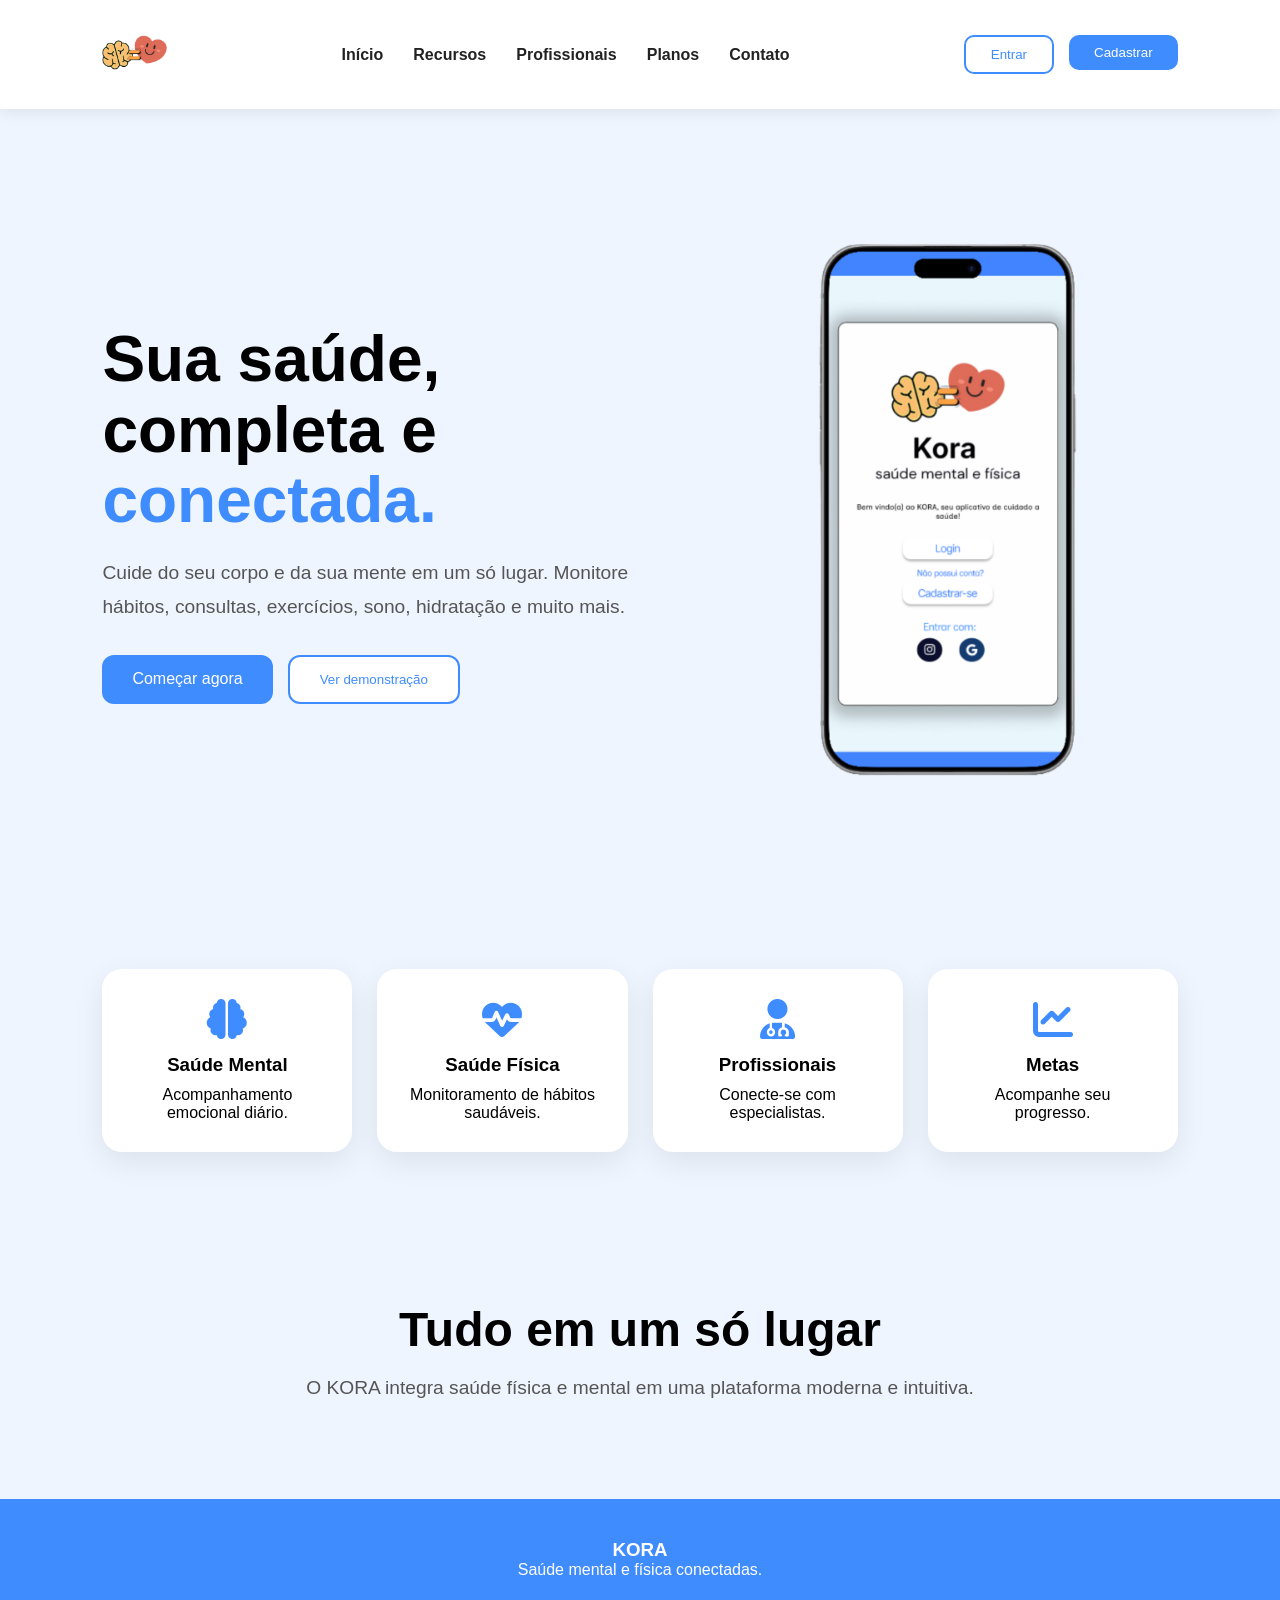
<file: index.html>
<!DOCTYPE html>
<html lang="pt-BR">
<head>
<meta charset="UTF-8">
<meta name="viewport" content="width=device-width, initial-scale=1.0">
<title>KORA - Saúde Mental e Física</title>

<link rel="stylesheet" href="index.css">

<link rel="stylesheet"
href="https://cdnjs.cloudflare.com/ajax/libs/font-awesome/6.5.1/css/all.min.css">
</head>

<body>

<header>

<div class="logo">
<img src="Img/logo.png" alt="KORA">
</div>

<nav>
<a href="index.html">Início</a>
<a href="recursos.html">Recursos</a>
<a href="profissionais.html">Profissionais</a>
<a href="planos.html">Planos</a>
<a href="contato.html">Contato</a>
</nav>

<div class="buttons">
<a href="login.html"><button class="login">Entrar</button></a>
<a href="cadastro.html"><button class="register">Cadastrar</button></a>
</div>

</header>

<section class="hero">

<div class="hero-text">

<h1>
Sua saúde,<br>
completa e
<span>conectada.</span>
</h1>

<p>
Cuide do seu corpo e da sua mente em um só lugar.
Monitore hábitos, consultas, exercícios, sono,
hidratação e muito mais.
</p>

<div class="hero-buttons">

<button class="primary">
Começar agora
</button>

<button class="secondary">
Ver demonstração
</button>

</div>

</div>

<div class="hero-image">

<img src="Img/Design sem nome.png" class="phone">

<div class="floating-logo">

</div>

</div>

</section>

<section class="features">

<div class="card">
<i class="fas fa-brain"></i>
<h3>Saúde Mental</h3>
<p>Acompanhamento emocional diário.</p>
</div>

<div class="card">
<i class="fas fa-heartbeat"></i>
<h3>Saúde Física</h3>
<p>Monitoramento de hábitos saudáveis.</p>
</div>

<div class="card">
<i class="fas fa-user-doctor"></i>
<h3>Profissionais</h3>
<p>Conecte-se com especialistas.</p>
</div>

<div class="card">
<i class="fas fa-chart-line"></i>
<h3>Metas</h3>
<p>Acompanhe seu progresso.</p>
</div>

</section>

<section class="about">

<h2>Tudo em um só lugar</h2>

<p>
O KORA integra saúde física e mental
em uma plataforma moderna e intuitiva.
</p>

</section>

<footer>

<h3>KORA</h3>

<p>
Saúde mental e física conectadas.
</p>

</footer>

</body>
</html>
</file>
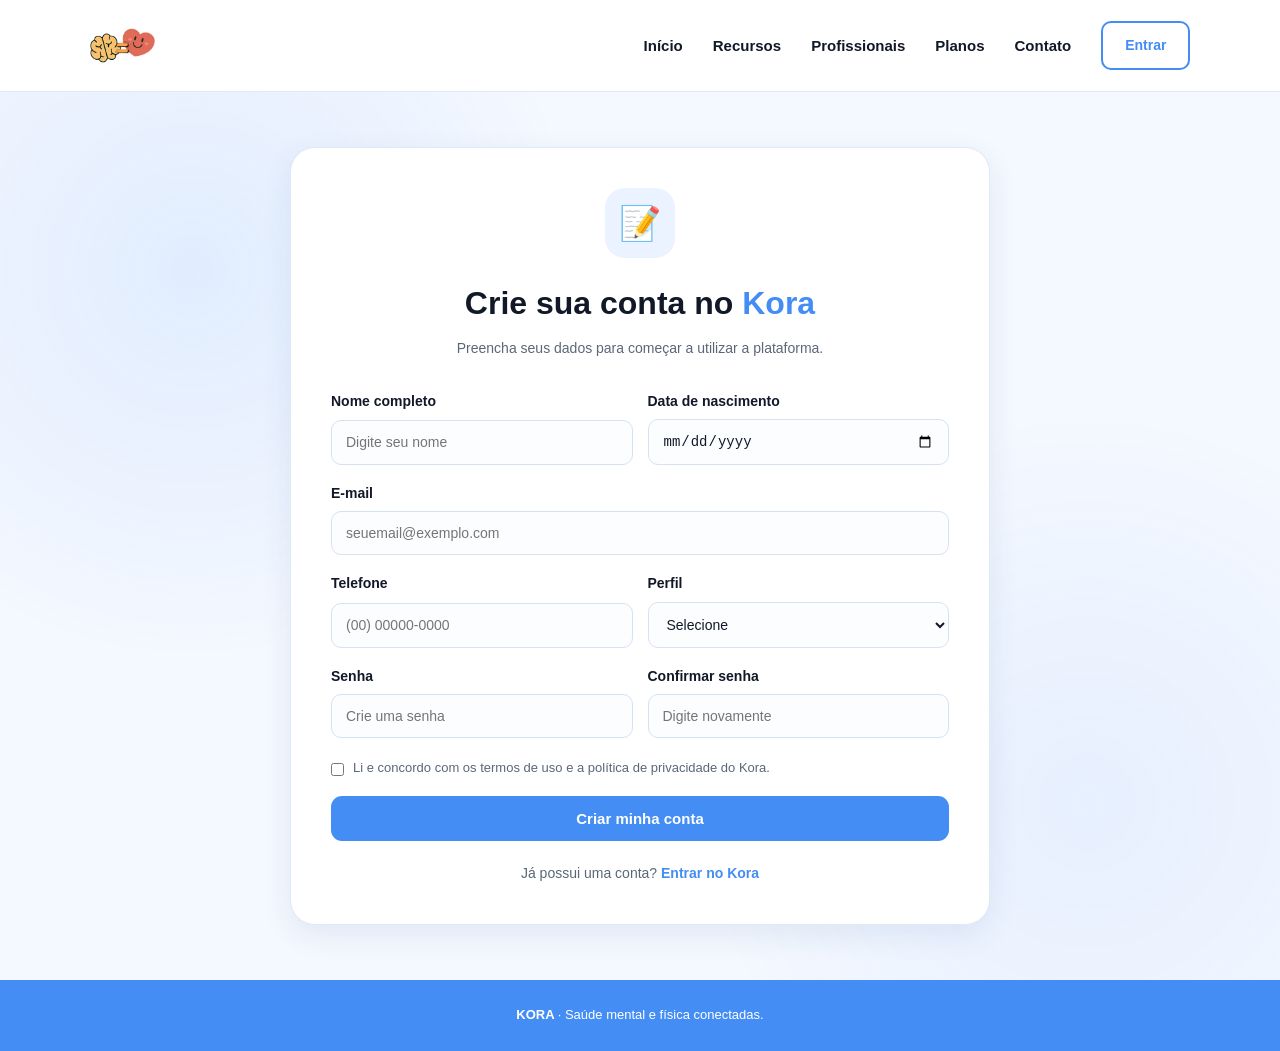
<file: cadastro.html>
<!DOCTYPE html>
<html lang="pt-BR">

<head>

    <meta charset="UTF-8">

    <meta
        name="viewport"
        content="width=device-width, initial-scale=1.0"
    >

    <title>
        KORA - Cadastro
    </title>
    <link rel="stylesheet" href="cadastro.css">

</head>


<body>


    <!-- CABEÇALHO -->

    <header>

        <a
            href="index.html"
            class="logo"
        >

           <div class="logo">
<img src="Img/logo.png"KORA">
</div>

        </a>


        <nav>

            <a href="index.html">
                Início
            </a>

            <a href="recursos.html">
                Recursos
            </a>

            <a href="profissionais.html">
                Profissionais
            </a>

            <a href="planos.html">
                Planos
            </a>

            <a href="contato.html">
                Contato
            </a>

        </nav>


        <div class="acoes">

            <a
                href="login.html"
                class="btn btn-outline"
            >
                Entrar
            </a>

        </div>

    </header>


    <!-- CADASTRO -->

    <main class="main">

        <section class="cadastro-card">


            <div class="icone">
                📝
            </div>


            <h1>

                Crie sua conta no
                <span>Kora</span>

            </h1>


            <p class="sub">

                Preencha seus dados para começar
                a utilizar a plataforma.

            </p>


            <form>


                <!-- NOME E DATA -->

                <div class="linha">


                    <div class="campo">

                        <label for="nome">
                            Nome completo
                        </label>

                        <input
                            id="nome"
                            type="text"
                            placeholder="Digite seu nome"
                            required
                        >

                    </div>


                    <div class="campo">

                        <label for="nascimento">
                            Data de nascimento
                        </label>

                        <input
                            id="nascimento"
                            type="date"
                            required
                        >

                    </div>

                </div>


                <!-- EMAIL -->

                <div class="campo">

                    <label for="email">
                        E-mail
                    </label>

                    <input
                        id="email"
                        type="email"
                        placeholder="seuemail@exemplo.com"
                        required
                    >

                </div>


                <!-- TELEFONE E PERFIL -->

                <div class="linha">


                    <div class="campo">

                        <label for="telefone">
                            Telefone
                        </label>

                        <input
                            id="telefone"
                            type="tel"
                            placeholder="(00) 00000-0000"
                        >

                    </div>


                    <div class="campo">

                        <label for="perfil">
                            Perfil
                        </label>

                        <select
                            id="perfil"
                            required
                        >

                            <option value="">
                                Selecione
                            </option>

                            <option>
                                Usuário
                            </option>

                            <option>
                                Profissional da saúde
                            </option>

                            <option>
                                Personal Trainer
                            </option>

                        </select>

                    </div>

                </div>


                <!-- SENHA -->

                <div class="linha">


                    <div class="campo">

                        <label for="senha">
                            Senha
                        </label>

                        <input
                            id="senha"
                            type="password"
                            placeholder="Crie uma senha"
                            required
                        >

                    </div>


                    <div class="campo">

                        <label for="confirmar">
                            Confirmar senha
                        </label>

                        <input
                            id="confirmar"
                            type="password"
                            placeholder="Digite novamente"
                            required
                        >

                    </div>

                </div>


                <!-- TERMOS -->

                <label class="termos">

                    <input
                        type="checkbox"
                        required
                    >

                    <span>

                        Li e concordo com os
                        termos de uso e a
                        política de privacidade
                        do Kora.

                    </span>

                </label>


                <!-- BOTÃO -->

                <button
                    type="submit"
                    class="submit"
                >

                    Criar minha conta

                </button>


            </form>


            <!-- LINK PARA LOGIN -->

            <p class="login">

                Já possui uma conta?

                <a href="login.html">
                    Entrar no Kora
                </a>

            </p>

        </section>

    </main>


    <!-- RODAPÉ -->

    <footer>

        <strong>
            KORA
        </strong>

        · Saúde mental e física conectadas.

    </footer>


</body>

</html>
</file>
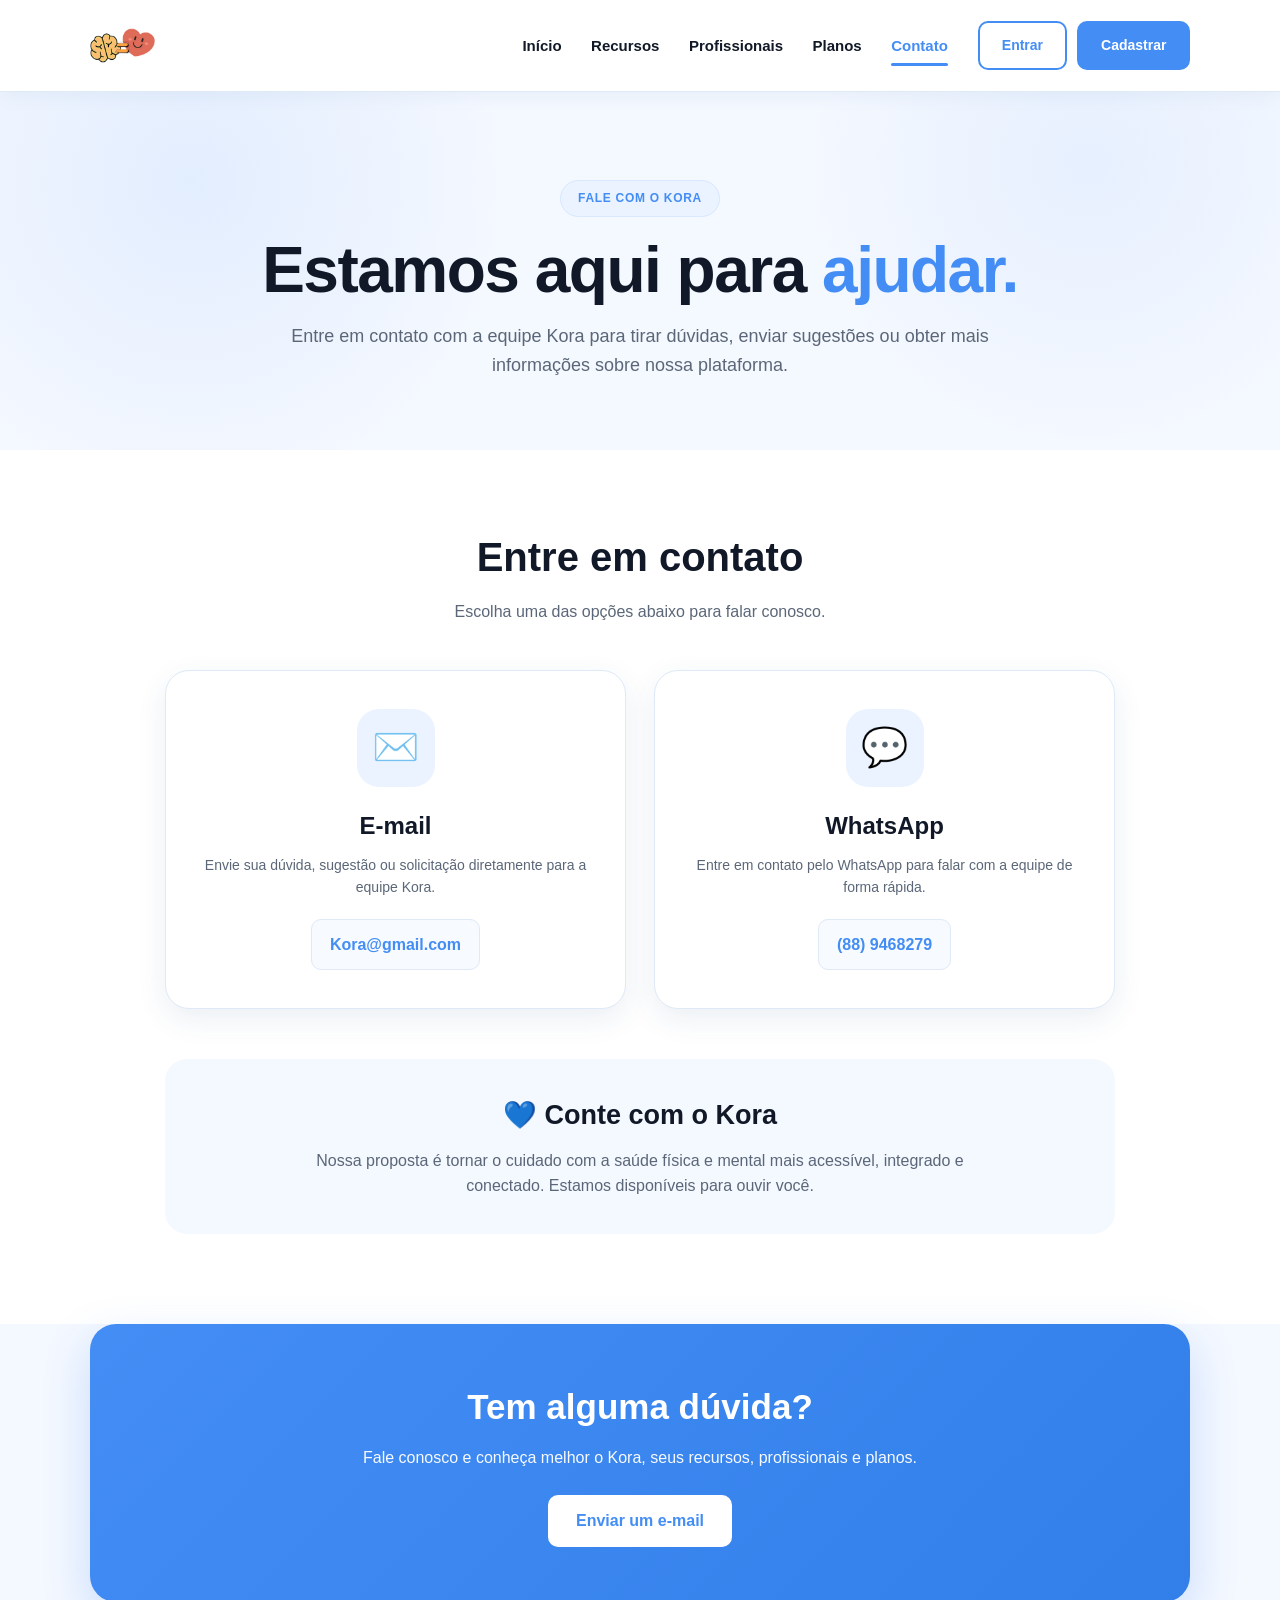
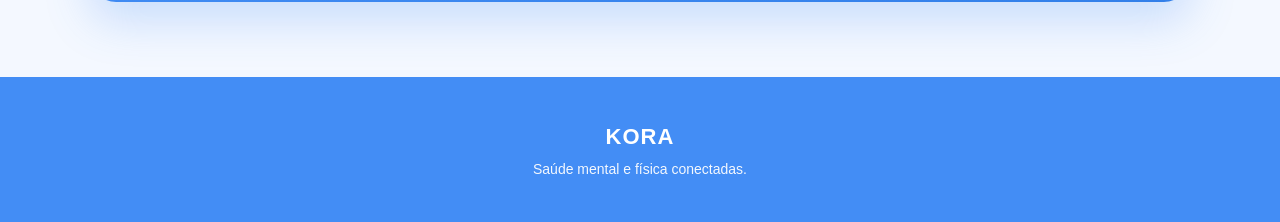
<file: contato.html>
<!DOCTYPE html>
<html lang="pt-BR">
<head>
  <meta charset="UTF-8">
  <meta name="viewport" content="width=device-width, initial-scale=1.0">
  <title>KORA - Contato</title>
  <link rel="stylesheet" href="contato.css">

</head>

<body>

  <header>
  <div class="logo">
<img src="Img/logo.png"KORA">
</div>
    <nav>
      <a href="index.html">Início</a>
      <a href="recursos.html">Recursos</a>
      <a href="profissionais.html">Profissionais</a>
      <a href="planos.html">Planos</a>
      <a href="contato.html" class="active">Contato</a>
    </nav>

    <div class="acoes">
      <a href="login.html" class="btn btn-outline">Entrar</a>
      <a href="cadastro.html" class="btn btn-primary">Cadastrar</a>
    </div>
  </header>

  <section class="hero">
    <span class="tag">FALE COM O KORA</span>
    <h1>Estamos aqui para <span>ajudar.</span></h1>
    <p>
      Entre em contato com a equipe Kora para tirar dúvidas, enviar sugestões
      ou obter mais informações sobre nossa plataforma.
    </p>
  </section>

  <section class="contato-section">
    <div class="titulo">
      <h2>Entre em contato</h2>
      <p>Escolha uma das opções abaixo para falar conosco.</p>
    </div>

    <div class="contatos">

      <article class="contato-card">
        <div class="icone">✉️</div>
        <h3>E-mail</h3>
        <p>
          Envie sua dúvida, sugestão ou solicitação diretamente para a equipe Kora.
        </p>
        <a class="informacao" href="mailto:Kora@gmail.com">
          Kora@gmail.com
        </a>
      </article>

      <article class="contato-card">
        <div class="icone">💬</div>
        <h3>WhatsApp</h3>
        <p>
          Entre em contato pelo WhatsApp para falar com a equipe de forma rápida.
        </p>
        <a class="informacao" href="https://wa.me/55889468279" target="_blank">
          (88) 9468279
        </a>
      </article>

    </div>

    <div class="atendimento">
      <h2>💙 Conte com o Kora</h2>
      <p>
        Nossa proposta é tornar o cuidado com a saúde física e mental mais
        acessível, integrado e conectado. Estamos disponíveis para ouvir você.
      </p>
    </div>
  </section>

  <section class="cta">
    <h2>Tem alguma dúvida?</h2>
    <p>
      Fale conosco e conheça melhor o Kora, seus recursos, profissionais e planos.
    </p>
    <a href="mailto:Kora@gmail.com">Enviar um e-mail</a>
  </section>

  <footer>
    <h3>KORA</h3>
    <p>Saúde mental e física conectadas.</p>
  </footer>

</body>
</html>
</file>
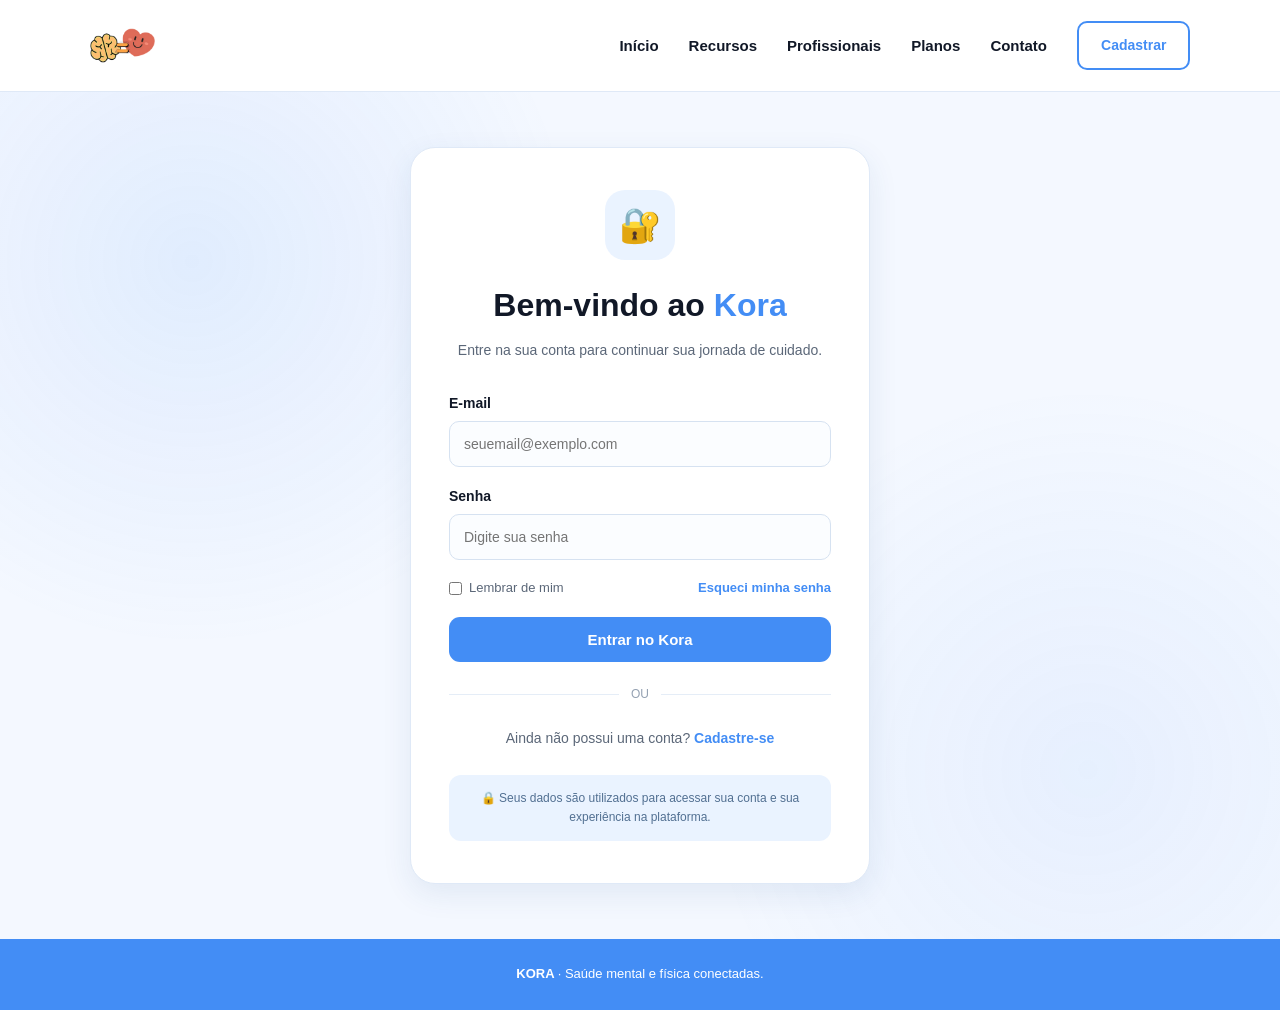
<file: login.html>
<!DOCTYPE html>
<html lang="pt-BR">

<head>
    <meta charset="UTF-8">
    <meta name="viewport" content="width=device-width, initial-scale=1.0">

    <title>KORA - Login</title>
    <link rel="stylesheet" href="login.css">
</head>

<body>

    <!-- CABEÇALHO -->

    <header>

        <a href="index.html" class="logo">

           <div class="logo">
<img src="Img/logo.png"KORA">
</div>

        </a>

        <nav>

            <a href="index.html">
                Início
            </a>

            <a href="recursos.html">
                Recursos
            </a>

            <a href="profissionais.html">
                Profissionais
            </a>

            <a href="planos.html">
                Planos
            </a>

            <a href="contato.html">
                Contato
            </a>

        </nav>

        <div class="acoes">

            <a href="cadastro.html" class="btn btn-outline">
                Cadastrar
            </a>

        </div>

    </header>


    <!-- LOGIN -->

    <main class="main">

        <section class="login-card">

            <div class="icone">
                🔐
            </div>

            <h1>
                Bem-vindo ao <span>Kora</span>
            </h1>

            <p class="sub">
                Entre na sua conta para continuar sua jornada de cuidado.
            </p>


            <form>

                <div class="campo">

                    <label for="email">
                        E-mail
                    </label>

                    <input
                        id="email"
                        type="email"
                        placeholder="seuemail@exemplo.com"
                        required
                    >

                </div>


                <div class="campo">

                    <label for="senha">
                        Senha
                    </label>

                    <input
                        id="senha"
                        type="password"
                        placeholder="Digite sua senha"
                        required
                    >

                </div>


                <div class="opcoes">

                    <label class="lembrar">

                        <input
                            type="checkbox"
                        >

                        <span>
                            Lembrar de mim
                        </span>

                    </label>


                    <a href="#" class="esqueci">
                        Esqueci minha senha
                    </a>

                </div>


                <button
                    type="submit"
                    class="submit"
                >
                    Entrar no Kora
                </button>

            </form>


            <div class="divisor">
                OU
            </div>


            <p class="cadastro">

                Ainda não possui uma conta?

                <a href="cadastro.html">
                    Cadastre-se
                </a>

            </p>


            <div class="seguro">

                🔒 Seus dados são utilizados para acessar sua conta e sua experiência na plataforma.

            </div>

        </section>

    </main>


    <!-- RODAPÉ -->

    <footer>

        <strong>
            KORA
        </strong>

        · Saúde mental e física conectadas.

    </footer>

</body>

</html>
</file>
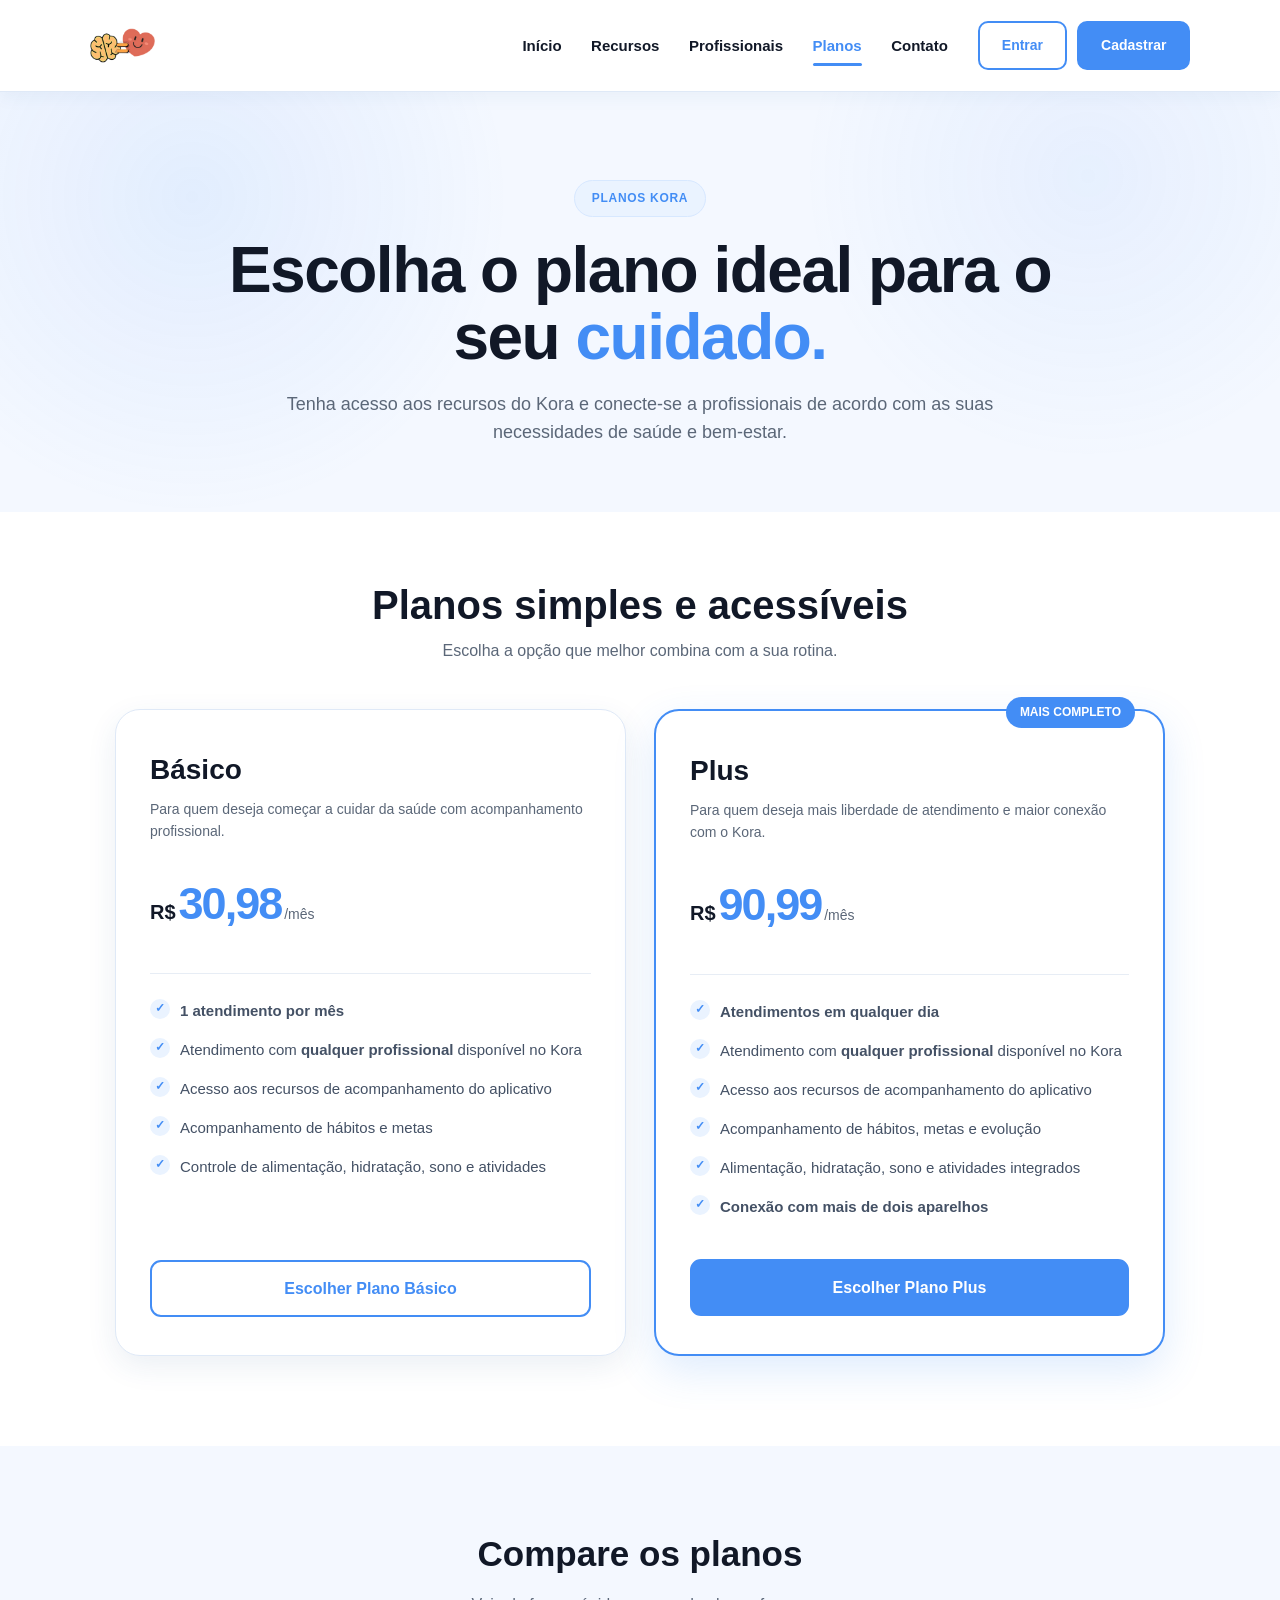
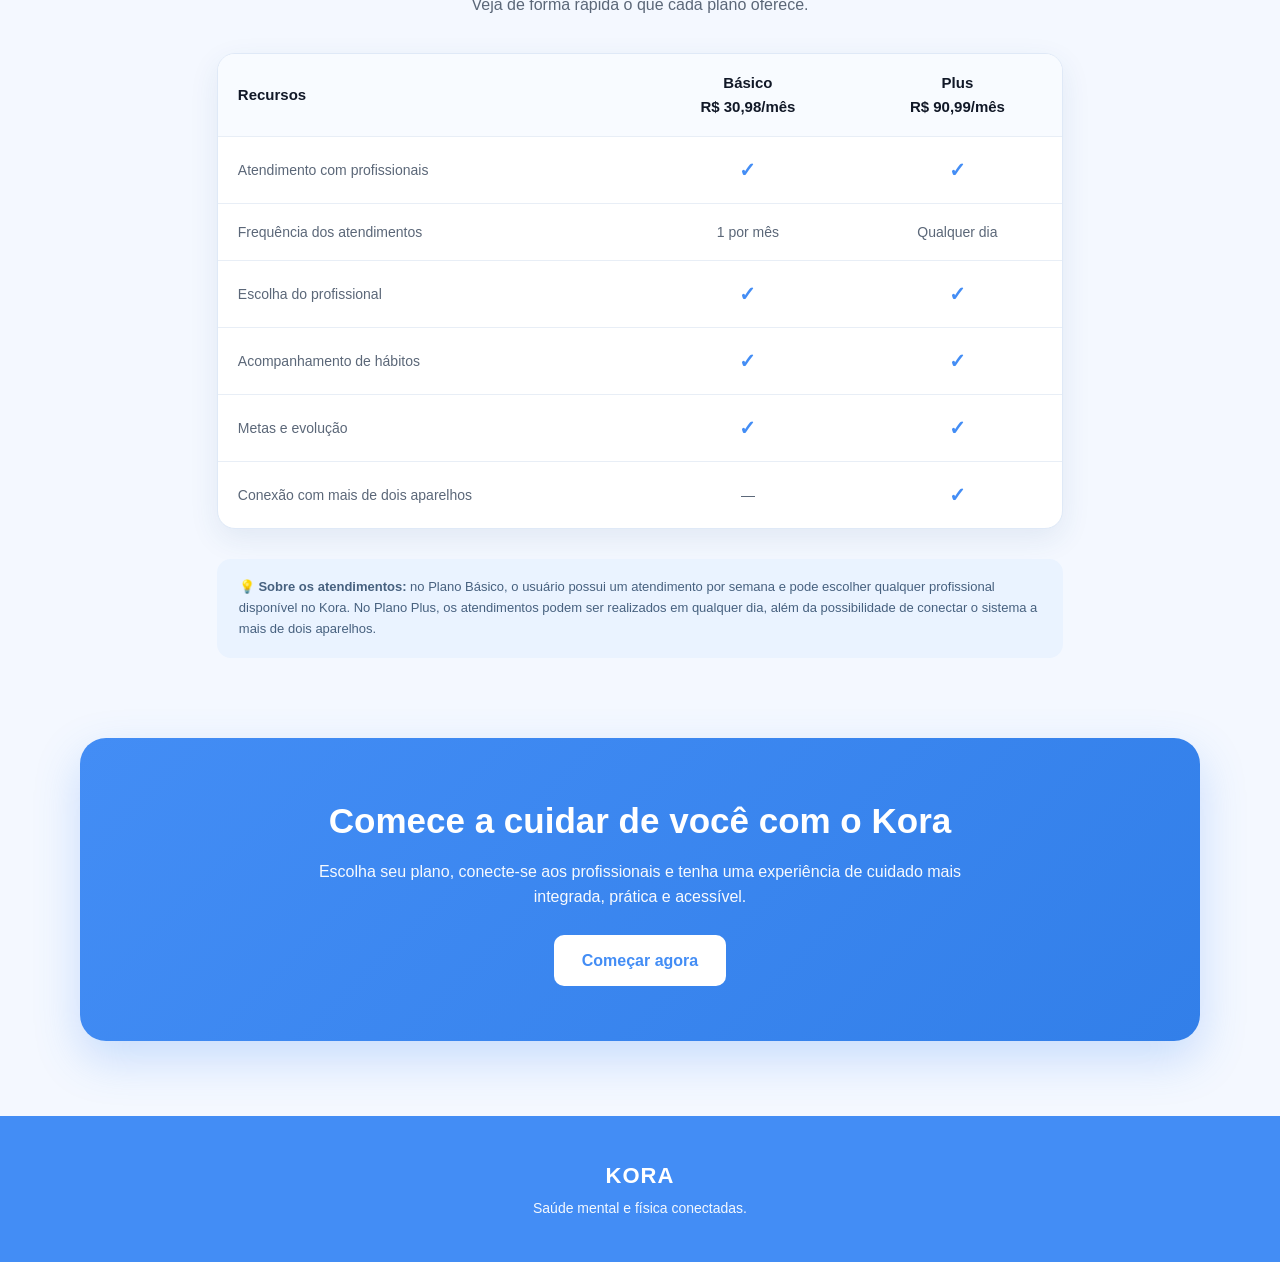
<file: planos.html>
<!DOCTYPE html>
<html lang="pt-BR">
<head>
  <meta charset="UTF-8">
  <meta name="viewport" content="width=device-width, initial-scale=1.0">
  <title>KORA - Planos</title>
 <link rel="stylesheet" href="planos.css">
 <head>
 

<body>

  <header>
   <div class="logo">
<img src="Img/logo.png"KORA">
</div>

    <nav>
      <a href="index.html">Início</a>
      <a href="recursos.html">Recursos</a>
      <a href="profissionais.html">Profissionais</a>
      <a href="planos.html" class="active">Planos</a>
      <a href="contato.html">Contato</a>
    </nav>

    <div class="acoes">
      <a href="login.html" class="btn btn-outline">Entrar</a>
      <a href="cadastro.html" class="btn btn-primary">Cadastrar</a>
    </div>
  </header>

  <section class="hero">
    <span class="tag">PLANOS KORA</span>
    <h1>Escolha o plano ideal para o seu <span>cuidado.</span></h1>
    <p>
      Tenha acesso aos recursos do Kora e conecte-se a profissionais
      de acordo com as suas necessidades de saúde e bem-estar.
    </p>
  </section>

  <section class="planos-section">
    <div class="titulo">
      <h2>Planos simples e acessíveis</h2>
      <p>Escolha a opção que melhor combina com a sua rotina.</p>
    </div>

    <div class="planos">

      <article class="plano">
        <div class="plano-header">
          <h3>Básico</h3>
          <p class="descricao">
            Para quem deseja começar a cuidar da saúde com acompanhamento profissional.
          </p>

          <div class="preco">
            <span class="simbolo">R$</span>
            <span class="valor">30,98</span>
            <span class="periodo">/mês</span>
          </div>
        </div>

        <ul class="beneficios">
          <li><strong>1 atendimento por mês </strong></li>
          <li>Atendimento com <strong>qualquer profissional</strong> disponível no Kora</li>
          <li>Acesso aos recursos de acompanhamento do aplicativo</li>
          <li>Acompanhamento de hábitos e metas</li>
          <li>Controle de alimentação, hidratação, sono e atividades</li>
        </ul>

        <a href="#" class="escolher">Escolher Plano Básico</a>
      </article>

      <article class="plano plus">
        <span class="mais-popular">MAIS COMPLETO</span>

        <div class="plano-header">
          <h3>Plus</h3>
          <p class="descricao">
            Para quem deseja mais liberdade de atendimento e maior conexão com o Kora.
          </p>

          <div class="preco">
            <span class="simbolo">R$</span>
            <span class="valor">90,99</span>
            <span class="periodo">/mês</span>
          </div>
        </div>

        <ul class="beneficios">
          <li><strong>Atendimentos em qualquer dia</strong></li>
          <li>Atendimento com <strong>qualquer profissional</strong> disponível no Kora</li>
          <li>Acesso aos recursos de acompanhamento do aplicativo</li>
          <li>Acompanhamento de hábitos, metas e evolução</li>
          <li>Alimentação, hidratação, sono e atividades integrados</li>
          <li><strong>Conexão com mais de dois aparelhos</strong></li>
        </ul>

        <a href="#" class="escolher">Escolher Plano Plus</a>
      </article>

    </div>
  </section>

  <section class="comparacao">
    <h2>Compare os planos</h2>
    <p>Veja de forma rápida o que cada plano oferece.</p>

    <div class="tabela">
      <table>
        <thead>
          <tr>
            <th>Recursos</th>
            <th>Básico<br>R$ 30,98/mês</th>
            <th>Plus<br>R$ 90,99/mês</th>
          </tr>
        </thead>

        <tbody>
          <tr>
            <td>Atendimento com profissionais</td>
            <td class="check">✓</td>
            <td class="check">✓</td>
          </tr>

          <tr>
            <td>Frequência dos atendimentos</td>
            <td>1 por mês</td>
            <td>Qualquer dia</td>
          </tr>

          <tr>
            <td>Escolha do profissional</td>
            <td class="check">✓</td>
            <td class="check">✓</td>
          </tr>

          <tr>
            <td>Acompanhamento de hábitos</td>
            <td class="check">✓</td>
            <td class="check">✓</td>
          </tr>

          <tr>
            <td>Metas e evolução</td>
            <td class="check">✓</td>
            <td class="check">✓</td>
          </tr>

          <tr>
            <td>Conexão com mais de dois aparelhos</td>
            <td>—</td>
            <td class="check">✓</td>
          </tr>
        </tbody>
      </table>
    </div>

    <div class="observacao">
      <strong>💡 Sobre os atendimentos:</strong>
      no Plano Básico, o usuário possui um atendimento por semana e pode
      escolher qualquer profissional disponível no Kora. No Plano Plus,
      os atendimentos podem ser realizados em qualquer dia, além da
      possibilidade de conectar o sistema a mais de dois aparelhos.
    </div>
  </section>

  <section class="cta">
    <h2>Comece a cuidar de você com o Kora</h2>
    <p>
      Escolha seu plano, conecte-se aos profissionais e tenha uma experiência
      de cuidado mais integrada, prática e acessível.
    </p>
    <a href="#">Começar agora</a>
  </section>

  <footer>
    <h3>KORA</h3>
    <p>Saúde mental e física conectadas.</p>
  </footer>

</body>
</html>
</file>
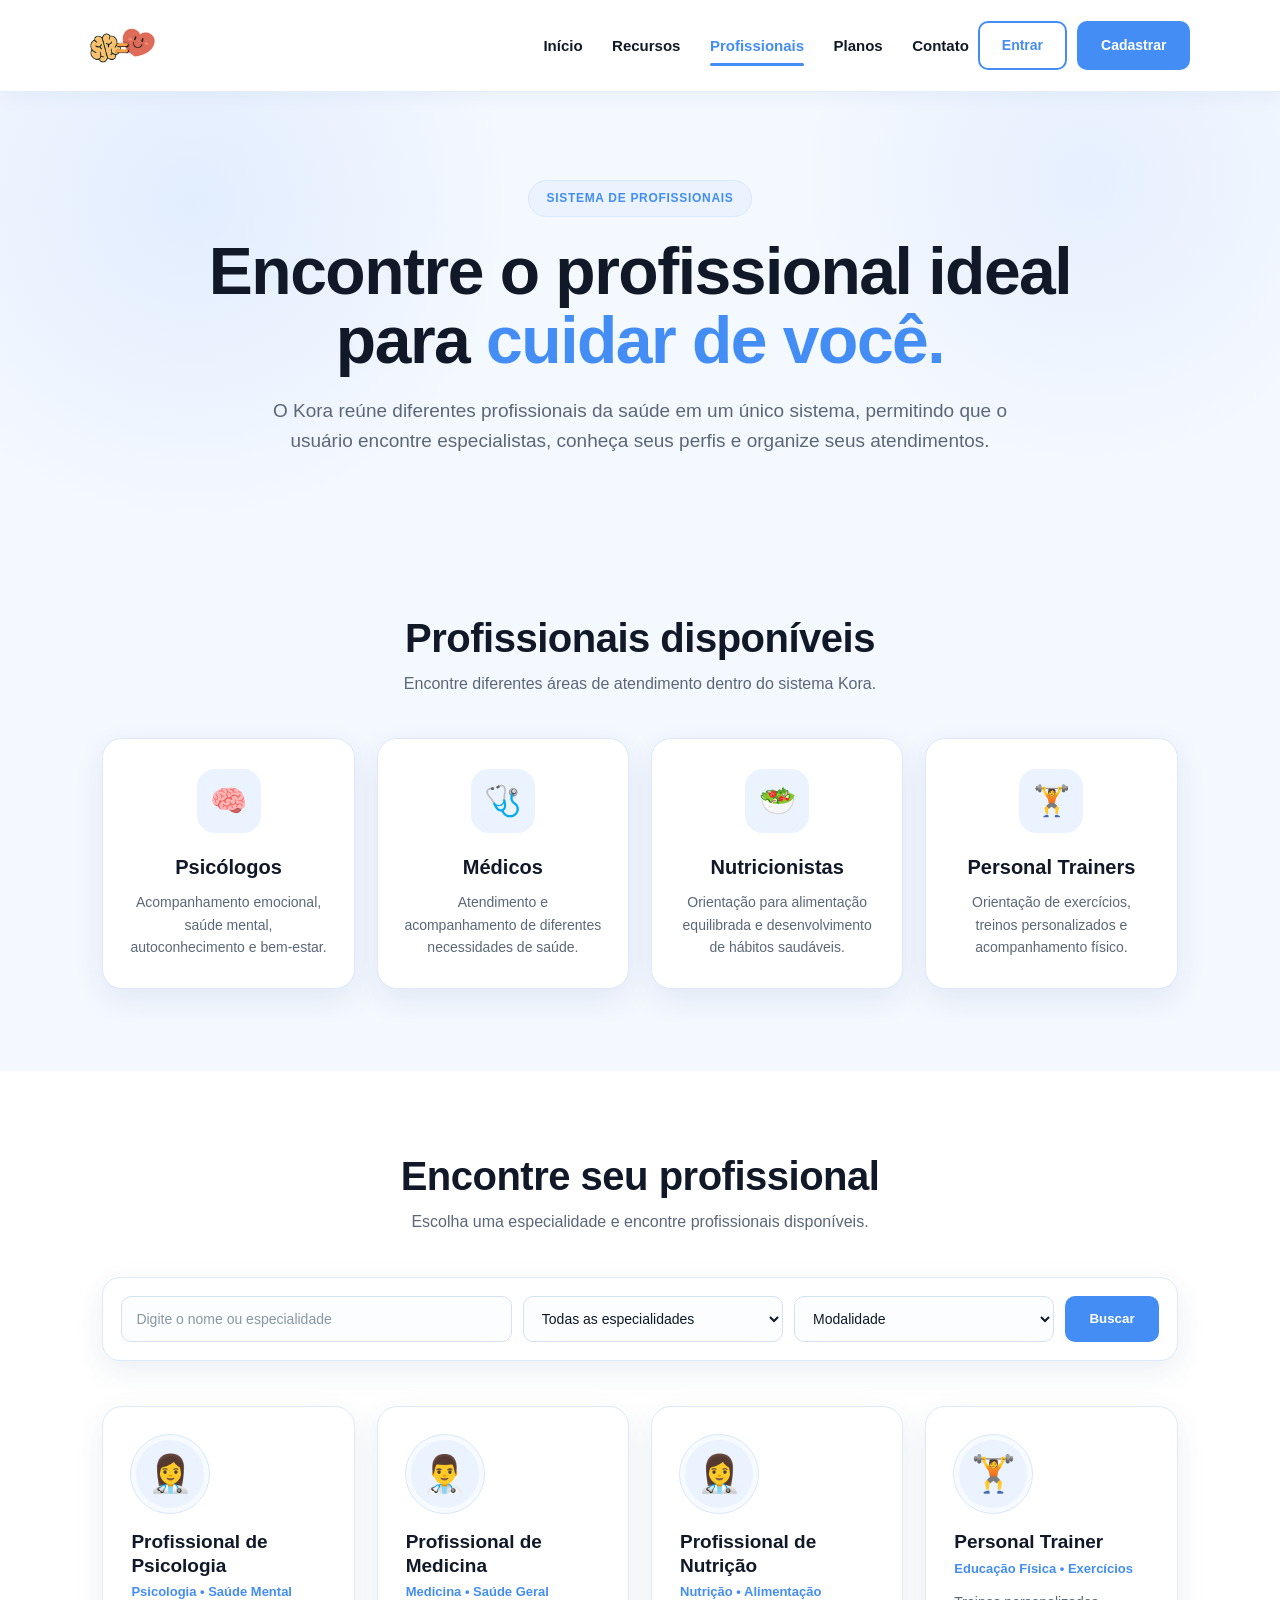
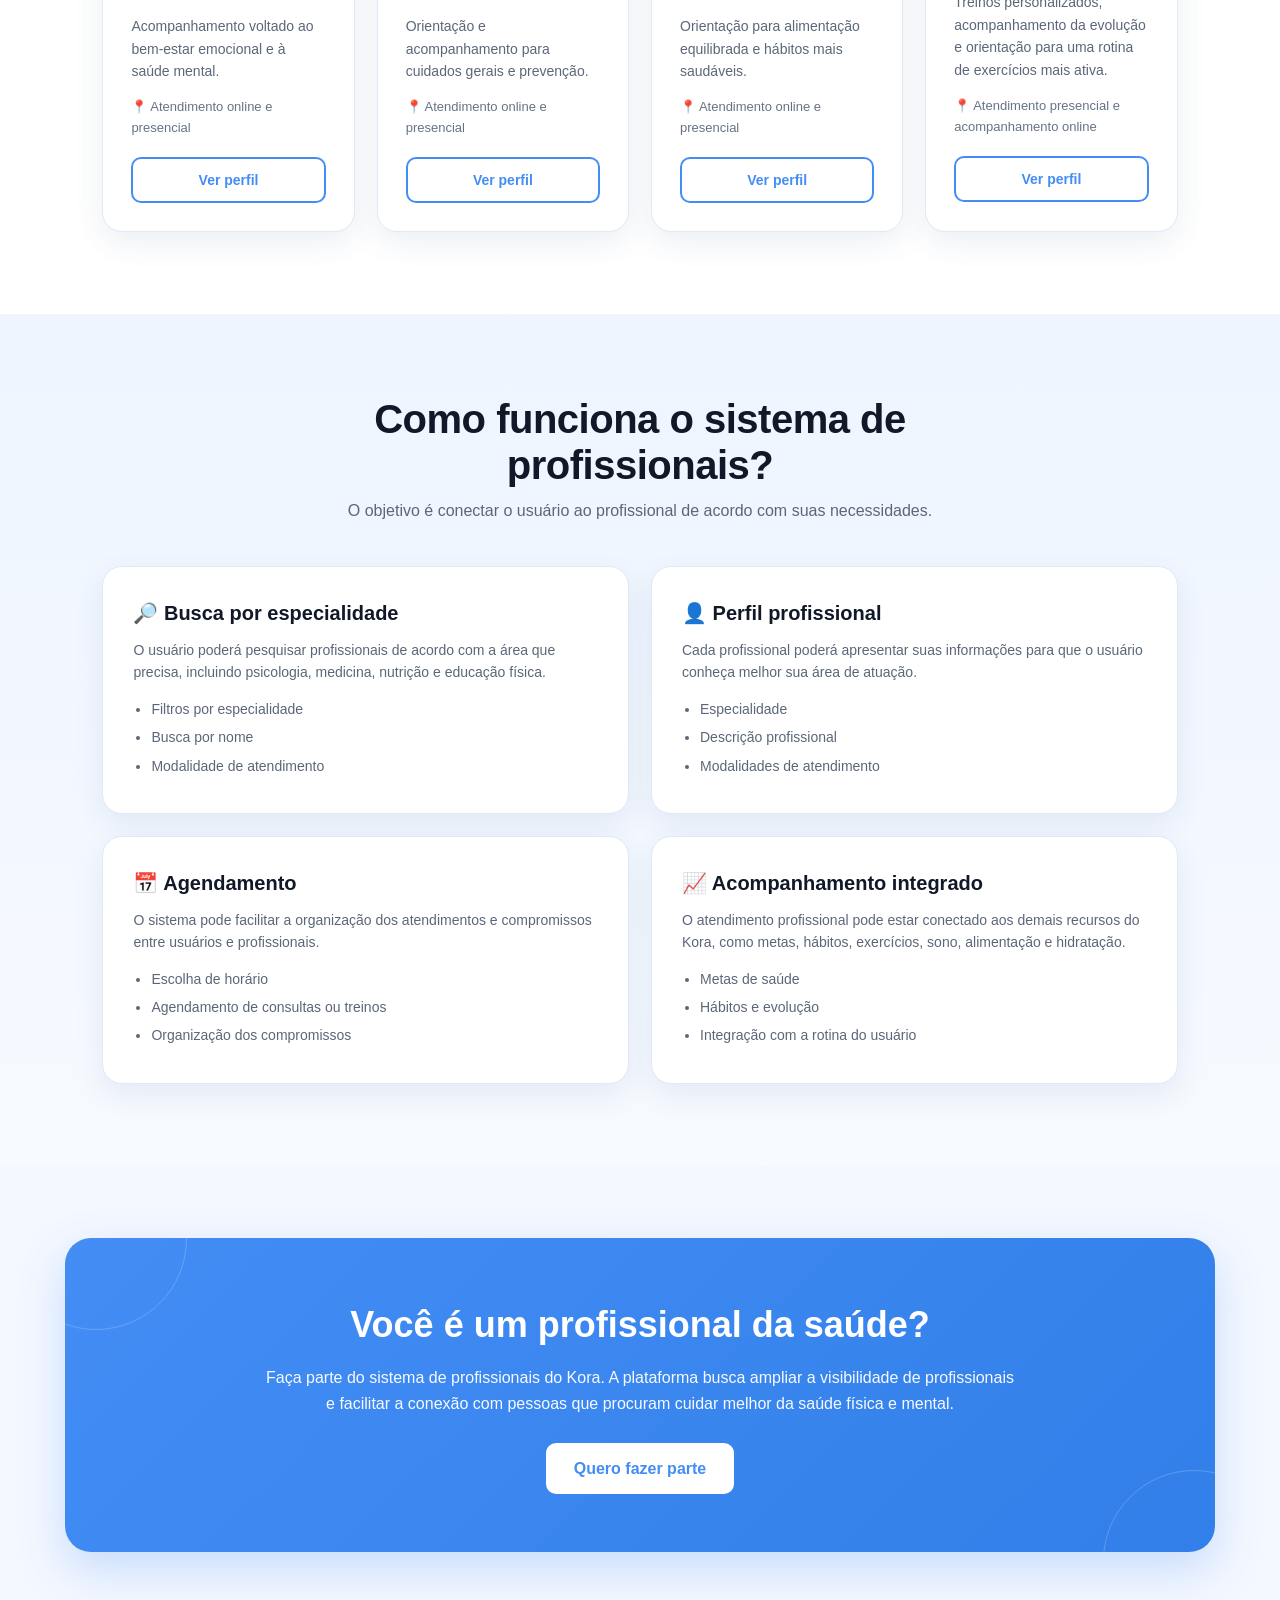
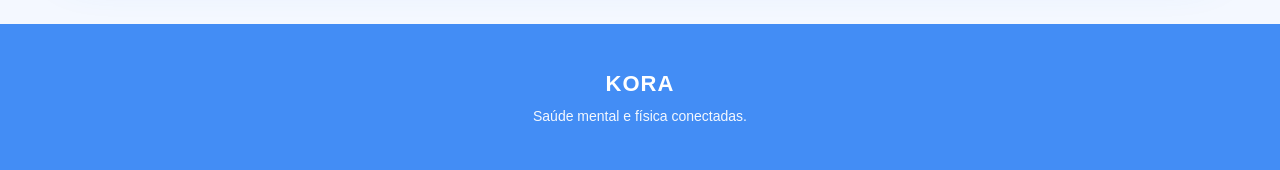
<file: profissionais.html>
<!DOCTYPE html>
<html lang="pt-BR">
<head>
  <meta charset="UTF-8">
  <meta name="viewport" content="width=device-width, initial-scale=1.0">
  <title>KORA - Profissionais</title>
<link rel="stylesheet" href="profissionais.css">
</head>

<body>

  <header class="logo">
    
    <img src="Img/logo.png">

    <nav>
      <a href="index.html">Início</a>
      <a href="recursos.html">Recursos</a>
      <a href="profissionais.html" class="active">Profissionais</a>
      <a href="planos.html">Planos</a>
      <a href="contato.html">Contato</a>
    </nav>

    <div class="acoes">
      <a href="login.html" class="btn btn-outline">Entrar</a>
      <a href="cadastro.html" class="btn btn-primary">Cadastrar</a>
    </div>
  </header>

  <section class="hero">
    <span class="tag">SISTEMA DE PROFISSIONAIS</span>
    <h1>Encontre o profissional ideal para <span>cuidar de você.</span></h1>
    <p>
      O Kora reúne diferentes profissionais da saúde em um único sistema,
      permitindo que o usuário encontre especialistas, conheça seus perfis
      e organize seus atendimentos.
    </p>
  </section>

  <!-- ESPECIALIDADES -->
  <section class="section">
    <div class="section-title">
      <h2>Profissionais disponíveis</h2>
      <p>
        Encontre diferentes áreas de atendimento dentro do sistema Kora.
      </p>
    </div>

    <div class="especialidades">

      <article class="especialidade">
        <div class="esp-icon">🧠</div>
        <h3>Psicólogos</h3>
        <p>
          Acompanhamento emocional, saúde mental, autoconhecimento e bem-estar.
        </p>
      </article>

      <article class="especialidade">
        <div class="esp-icon">🩺</div>
        <h3>Médicos</h3>
        <p>
          Atendimento e acompanhamento de diferentes necessidades de saúde.
        </p>
      </article>

      <article class="especialidade">
        <div class="esp-icon">🥗</div>
        <h3>Nutricionistas</h3>
        <p>
          Orientação para alimentação equilibrada e desenvolvimento de hábitos saudáveis.
        </p>
      </article>

      <article class="especialidade">
        <div class="esp-icon">🏋️</div>
        <h3>Personal Trainers</h3>
        <p>
          Orientação de exercícios, treinos personalizados e acompanhamento físico.
        </p>
      </article>

    </div>
  </section>

  <!-- BUSCA -->
  <section class="section white">
    <div class="section-title">
      <h2>Encontre seu profissional</h2>
      <p>Escolha uma especialidade e encontre profissionais disponíveis.</p>
    </div>

    <div class="busca">
      <input type="text" placeholder="Digite o nome ou especialidade">

      <select>
        <option value="">Todas as especialidades</option>
        <option>Psicólogo</option>
        <option>Médico</option>
        <option>Nutricionista</option>
        <option>Personal Trainer</option>
      </select>

      <select>
        <option value="">Modalidade</option>
        <option>Presencial</option>
        <option>Online</option>
      </select>

      <button class="buscar-btn" type="button">Buscar</button>
    </div>

    <div class="prof-grid">

      <article class="prof-card">
        <div class="foto">👩‍⚕️</div>
        <h3>Profissional de Psicologia</h3>
        <div class="tipo">Psicologia • Saúde Mental</div>
        <p>
          Acompanhamento voltado ao bem-estar emocional e à saúde mental.
        </p>
        <div class="info">📍 Atendimento online e presencial</div>
        <a href="#" class="perfil">Ver perfil</a>
      </article>

      <article class="prof-card">
        <div class="foto">👨‍⚕️</div>
        <h3>Profissional de Medicina</h3>
        <div class="tipo">Medicina • Saúde Geral</div>
        <p>
          Orientação e acompanhamento para cuidados gerais e prevenção.
        </p>
        <div class="info">📍 Atendimento online e presencial</div>
        <a href="#" class="perfil">Ver perfil</a>
      </article>

      <article class="prof-card">
        <div class="foto">👩‍⚕️</div>
        <h3>Profissional de Nutrição</h3>
        <div class="tipo">Nutrição • Alimentação</div>
        <p>
          Orientação para alimentação equilibrada e hábitos mais saudáveis.
        </p>
        <div class="info">📍 Atendimento online e presencial</div>
        <a href="#" class="perfil">Ver perfil</a>
      </article>

      <!-- PERSONAL TRAINER DENTRO DO SISTEMA DE PROFISSIONAIS -->
      <article class="prof-card">
        <div class="foto">🏋️</div>
        <h3>Personal Trainer</h3>
        <div class="tipo">Educação Física • Exercícios</div>
        <p>
          Treinos personalizados, acompanhamento da evolução e orientação
          para uma rotina de exercícios mais ativa.
        </p>
        <div class="info">📍 Atendimento presencial e acompanhamento online</div>
        <a href="#" class="perfil">Ver perfil</a>
      </article>

    </div>
  </section>

  <!-- FUNCIONALIDADES DO SISTEMA -->
  <section class="section sistema">
    <div class="section-title">
      <h2>Como funciona o sistema de profissionais?</h2>
      <p>
        O objetivo é conectar o usuário ao profissional de acordo com suas necessidades.
      </p>
    </div>

    <div class="sistema-grid">

      <article class="sistema-card">
        <h3>🔎 Busca por especialidade</h3>
        <p>
          O usuário poderá pesquisar profissionais de acordo com a área
          que precisa, incluindo psicologia, medicina, nutrição e educação física.
        </p>
        <ul>
          <li>Filtros por especialidade</li>
          <li>Busca por nome</li>
          <li>Modalidade de atendimento</li>
        </ul>
      </article>

      <article class="sistema-card">
        <h3>👤 Perfil profissional</h3>
        <p>
          Cada profissional poderá apresentar suas informações para que
          o usuário conheça melhor sua área de atuação.
        </p>
        <ul>
          <li>Especialidade</li>
          <li>Descrição profissional</li>
          <li>Modalidades de atendimento</li>
        </ul>
      </article>

      <article class="sistema-card">
        <h3>📅 Agendamento</h3>
        <p>
          O sistema pode facilitar a organização dos atendimentos e
          compromissos entre usuários e profissionais.
        </p>
        <ul>
          <li>Escolha de horário</li>
          <li>Agendamento de consultas ou treinos</li>
          <li>Organização dos compromissos</li>
        </ul>
      </article>

      <article class="sistema-card">
        <h3>📈 Acompanhamento integrado</h3>
        <p>
          O atendimento profissional pode estar conectado aos demais
          recursos do Kora, como metas, hábitos, exercícios, sono,
          alimentação e hidratação.
        </p>
        <ul>
          <li>Metas de saúde</li>
          <li>Hábitos e evolução</li>
          <li>Integração com a rotina do usuário</li>
        </ul>
      </article>

    </div>
  </section>

  <!-- CHAMADA PARA PROFISSIONAIS -->
  <section class="chamada">
    <h2>Você é um profissional da saúde?</h2>
    <p>
      Faça parte do sistema de profissionais do Kora. A plataforma busca
      ampliar a visibilidade de profissionais e facilitar a conexão com
      pessoas que procuram cuidar melhor da saúde física e mental.
    </p>
    <a href="#">Quero fazer parte</a>
  </section>

  <footer>
    <h3>KORA</h3>
    <p>Saúde mental e física conectadas.</p>
  </footer>

</body>
</html>
</file>
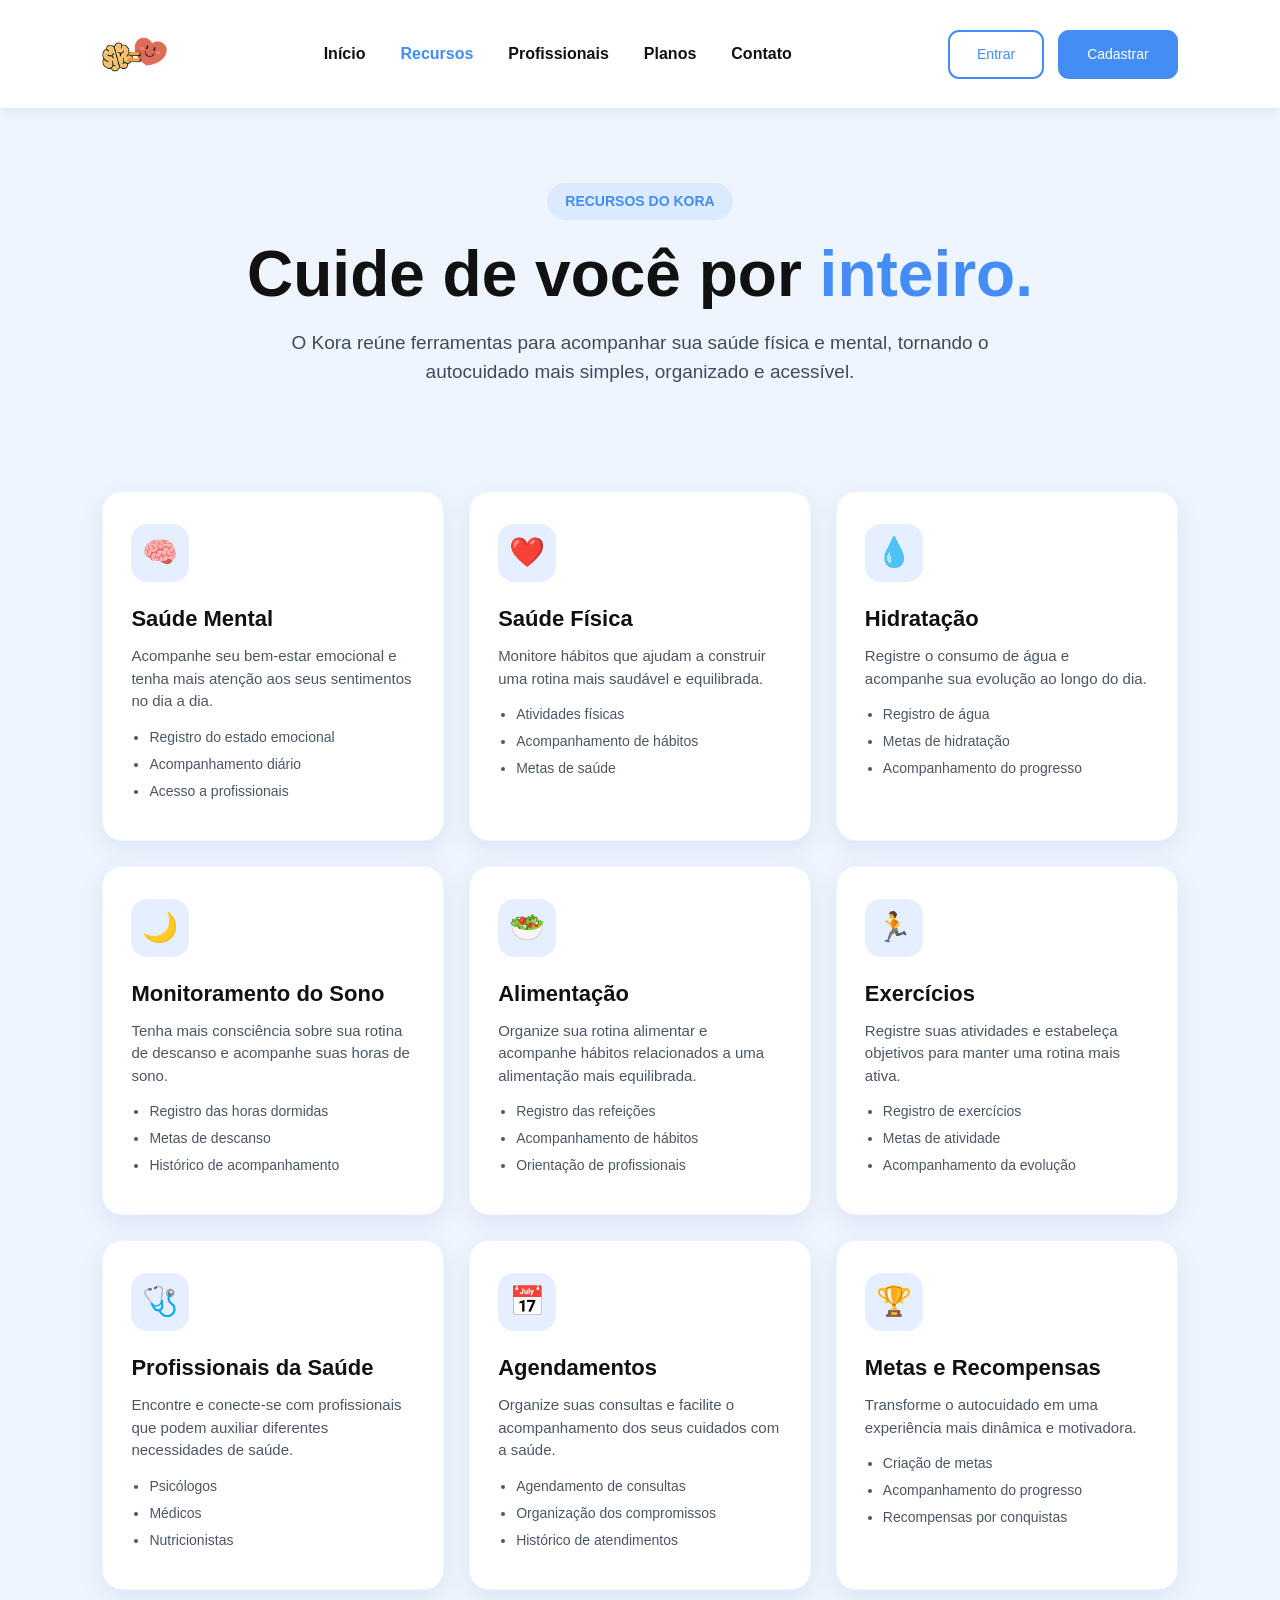
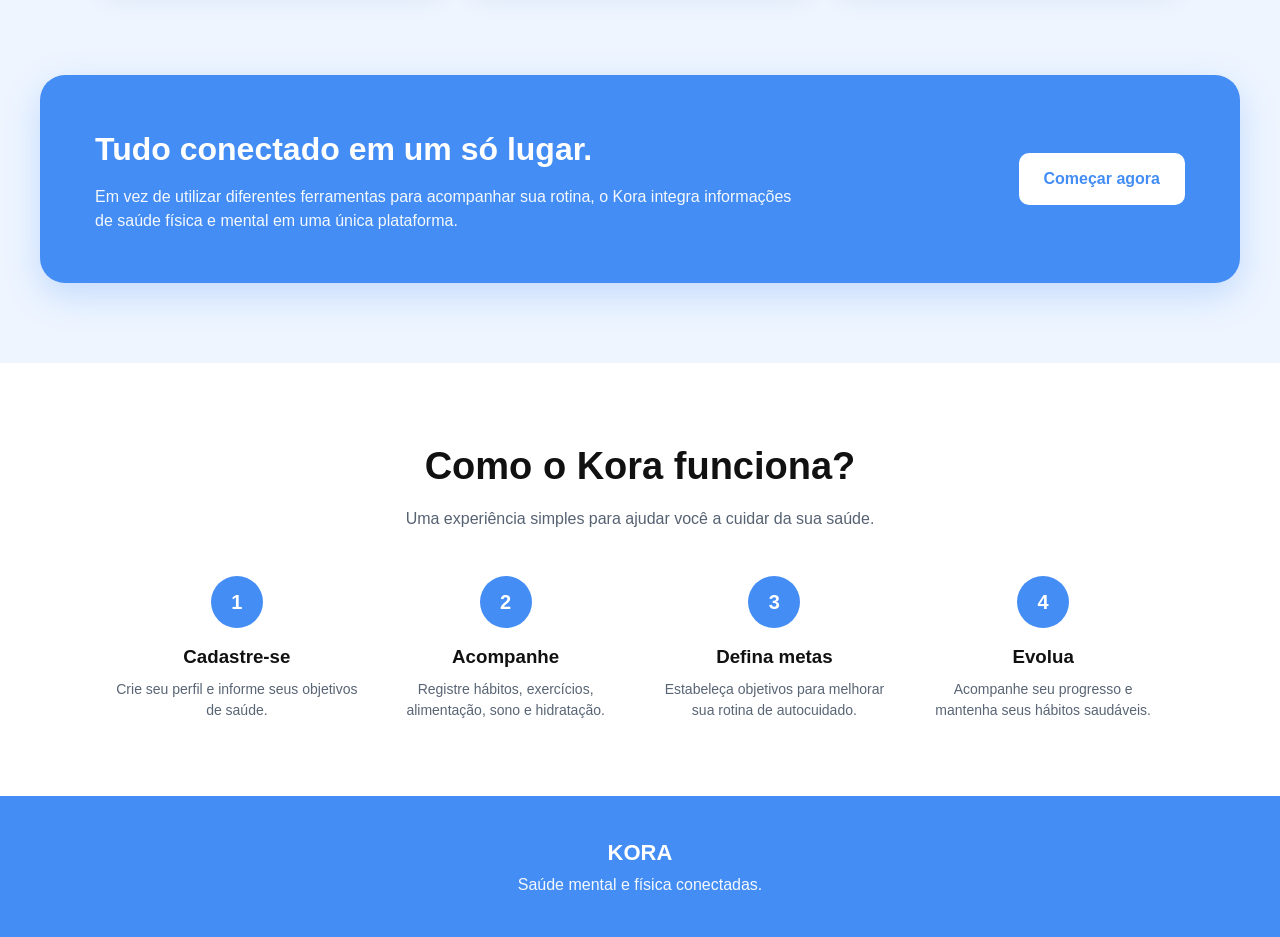
<file: recursos.html>
<!DOCTYPE html>
<html lang="pt-BR">
<head>
  <meta charset="UTF-8">
  <meta name="viewport" content="width=device-width, initial-scale=1.0">
  <title>KORA - Recursos</title>
    <link rel="stylesheet" href="recursos.css">
</head>

<body>

  <!-- CABEÇALHO -->
  <header class="logo">
        <img src="Img/logo.png"KORA">

    <nav>
      <a href="index.html">Início</a>
      <a href="recursos.html" class="active">Recursos</a>
      <a href="profissionais.html">Profissionais</a>
      <a href="planos.html">Planos</a>
      <a href="contato.html">Contato</a>
    </nav>

    <div class="acoes">
      <a href="login.html" class="btn btn-outline">Entrar</a>
      <a href="cadastro.html" class="btn btn-primary">Cadastrar</a>
    </div>
  </header>

  <!-- HERO -->
  <section class="hero">
    <span class="tag">RECURSOS DO KORA</span>
    <h1>Cuide de você por <span>inteiro.</span></h1>
    <p>
      O Kora reúne ferramentas para acompanhar sua saúde física e mental,
      tornando o autocuidado mais simples, organizado e acessível.
    </p>
  </section>

  <!-- RECURSOS PRINCIPAIS -->
  <section class="recursos">
    <div class="grid">

      <article class="card">
        <div class="icon">🧠</div>
        <h2>Saúde Mental</h2>
        <p>
          Acompanhe seu bem-estar emocional e tenha mais atenção aos seus
          sentimentos no dia a dia.
        </p>
        <ul>
          <li>Registro do estado emocional</li>
          <li>Acompanhamento diário</li>
          <li>Acesso a profissionais</li>
        </ul>
      </article>

      <article class="card">
        <div class="icon">❤️</div>
        <h2>Saúde Física</h2>
        <p>
          Monitore hábitos que ajudam a construir uma rotina mais saudável
          e equilibrada.
        </p>
        <ul>
          <li>Atividades físicas</li>
          <li>Acompanhamento de hábitos</li>
          <li>Metas de saúde</li>
        </ul>
      </article>

      <article class="card">
        <div class="icon">💧</div>
        <h2>Hidratação</h2>
        <p>
          Registre o consumo de água e acompanhe sua evolução ao longo do dia.
        </p>
        <ul>
          <li>Registro de água</li>
          <li>Metas de hidratação</li>
          <li>Acompanhamento do progresso</li>
        </ul>
      </article>

      <article class="card">
        <div class="icon">🌙</div>
        <h2>Monitoramento do Sono</h2>
        <p>
          Tenha mais consciência sobre sua rotina de descanso e acompanhe
          suas horas de sono.
        </p>
        <ul>
          <li>Registro das horas dormidas</li>
          <li>Metas de descanso</li>
          <li>Histórico de acompanhamento</li>
        </ul>
      </article>

      <article class="card">
        <div class="icon">🥗</div>
        <h2>Alimentação</h2>
        <p>
          Organize sua rotina alimentar e acompanhe hábitos relacionados a
          uma alimentação mais equilibrada.
        </p>
        <ul>
          <li>Registro das refeições</li>
          <li>Acompanhamento de hábitos</li>
          <li>Orientação de profissionais</li>
        </ul>
      </article>

      <article class="card">
        <div class="icon">🏃</div>
        <h2>Exercícios</h2>
        <p>
          Registre suas atividades e estabeleça objetivos para manter uma
          rotina mais ativa.
        </p>
        <ul>
          <li>Registro de exercícios</li>
          <li>Metas de atividade</li>
          <li>Acompanhamento da evolução</li>
        </ul>
      </article>

      <article class="card">
        <div class="icon">🩺</div>
        <h2>Profissionais da Saúde</h2>
        <p>
          Encontre e conecte-se com profissionais que podem auxiliar
          diferentes necessidades de saúde.
        </p>
        <ul>
          <li>Psicólogos</li>
          <li>Médicos</li>
          <li>Nutricionistas</li>
        </ul>
      </article>

      <article class="card">
        <div class="icon">📅</div>
        <h2>Agendamentos</h2>
        <p>
          Organize suas consultas e facilite o acompanhamento dos seus
          cuidados com a saúde.
        </p>
        <ul>
          <li>Agendamento de consultas</li>
          <li>Organização dos compromissos</li>
          <li>Histórico de atendimentos</li>
        </ul>
      </article>

      <article class="card">
        <div class="icon">🏆</div>
        <h2>Metas e Recompensas</h2>
        <p>
          Transforme o autocuidado em uma experiência mais dinâmica e
          motivadora.
        </p>
        <ul>
          <li>Criação de metas</li>
          <li>Acompanhamento do progresso</li>
          <li>Recompensas por conquistas</li>
        </ul>
      </article>

    </div>
  </section>

  <!-- DESTAQUE -->
  <section class="destaque">
    <div>
      <h2>Tudo conectado em um só lugar.</h2>
      <p>
        Em vez de utilizar diferentes ferramentas para acompanhar sua rotina,
        o Kora integra informações de saúde física e mental em uma única
        plataforma.
      </p>
    </div>

    <a href="#" class="mini-btn">Começar agora</a>
  </section>

  <!-- COMO FUNCIONA -->
  <section class="como-funciona">
    <h2>Como o Kora funciona?</h2>
    <p class="subtitulo">
      Uma experiência simples para ajudar você a cuidar da sua saúde.
    </p>

    <div class="passos">

      <div class="passo">
        <div class="numero">1</div>
        <h3>Cadastre-se</h3>
        <p>Crie seu perfil e informe seus objetivos de saúde.</p>
      </div>

      <div class="passo">
        <div class="numero">2</div>
        <h3>Acompanhe</h3>
        <p>Registre hábitos, exercícios, alimentação, sono e hidratação.</p>
      </div>

      <div class="passo">
        <div class="numero">3</div>
        <h3>Defina metas</h3>
        <p>Estabeleça objetivos para melhorar sua rotina de autocuidado.</p>
      </div>

      <div class="passo">
        <div class="numero">4</div>
        <h3>Evolua</h3>
        <p>Acompanhe seu progresso e mantenha seus hábitos saudáveis.</p>
      </div>

    </div>
  </section>


  <!-- RODAPÉ -->
  <footer>
    <h3>KORA</h3>
    <p>Saúde mental e física conectadas.</p>
  </footer>

</body>
</html>
</file>
<file: index.css>
*{
margin:0;
padding:0;
box-sizing:border-box;
font-family:'Segoe UI',sans-serif;
}

body{
background:#eef5ff;
overflow-x:hidden;
}

/* HEADER */

header{
display:flex;
justify-content:space-between;
align-items:center;
padding:20px 8%;
background:white;
box-shadow:0 3px 15px rgba(0,0,0,.08);
}

.logo img{
height:65px;
}

nav{
display:flex;
gap:30px;
}

nav a{
text-decoration:none;
color:#222;
font-weight:600;
}

.buttons{
display:flex;
gap:15px;
}

.login{
background:white;
border:2px solid #3f8cff;
color:#3f8cff;
padding:10px 25px;
border-radius:10px;
cursor:pointer;
}

.register{
background:#3f8cff;
color:white;
border:none;
padding:10px 25px;
border-radius:10px;
cursor:pointer;
}

/* HERO */

.hero{
display:flex;
justify-content:space-between;
align-items:center;
padding:70px 8%;
min-height:90vh;
}

.hero-text{
max-width:550px;
}

.hero-text h1{
font-size:4rem;
line-height:1.1;
margin-bottom:20px;
}

.hero-text span{
color:#3f8cff;
}

.hero-text p{
font-size:1.2rem;
color:#555;
line-height:1.8;
margin-bottom:30px;
}

.hero-buttons{
display:flex;
gap:15px;
}

.primary{
background:#3f8cff;
color:white;
border:none;
padding:15px 30px;
border-radius:12px;
font-size:1rem;
cursor:pointer;
}

.secondary{
background:white;
border:2px solid #3f8cff;
color:#3f8cff;
padding:15px 30px;
border-radius:12px;
cursor:pointer;
}

/* CELULAR */

.hero-image{
position:relative;
}

.phone{
width:450px;
animation:float 4s ease-in-out infinite;
}

/* LOGO ANIMADA */

.floating-logo{
position:absolute;
top:100px;
right:-30px;
animation:bounce 2s infinite;
}

.floating-logo img{
width:140px;
}

/* FEATURES */

.features{
display:grid;
grid-template-columns:repeat(4,1fr);
gap:25px;
padding:50px 8%;
}

.card{
background:white;
padding:30px;
border-radius:20px;
text-align:center;
box-shadow:0 10px 30px rgba(0,0,0,.08);
transition:.3s;
}

.card:hover{
transform:translateY(-10px);
}

.card i{
font-size:40px;
color:#3f8cff;
margin-bottom:15px;
}

.card h3{
margin-bottom:10px;
}

/* ABOUT */

.about{
padding:100px 8%;
text-align:center;
}

.about h2{
font-size:3rem;
margin-bottom:20px;
}

.about p{
max-width:700px;
margin:auto;
font-size:1.2rem;
color:#555;
}

/* FOOTER */

footer{
background:#3f8cff;
color:white;
padding:40px;
text-align:center;
}

/* ANIMAÇÕES */

@keyframes float{

0%{
transform:translateY(0px);
}

50%{
transform:translateY(-20px);
}

100%{
transform:translateY(0px);
}

}

@keyframes bounce{

0%{
transform:translateY(0);
}

50%{
transform:translateY(-15px);
}

100%{
transform:translateY(0);
}

}

/* RESPONSIVO */

@media(max-width:900px){

.hero{
flex-direction:column;
text-align:center;
}

.phone{
width:300px;
margin-top:40px;
}

.features{
grid-template-columns:1fr;
}

nav{
display:none;
}

}
</file>
<file: cadastro.css>
:root {

            --azul: #438df5;

            --azul2: #2878e8;

            --claro: #eaf3ff;

            --fundo: #f4f8ff;

            --branco: #ffffff;

            --texto: #111827;

            --suave: #5b6778;

            --borda: #dfe9f7;

            --sombra:
                0 10px 30px rgba(38, 82, 135, 0.09);
        }

    .logo img{
    height:65px;
    }

        * {

            margin: 0;

            padding: 0;

            box-sizing: border-box;
        }


        body {

            font-family:
                Arial,
                Helvetica,
                sans-serif;

            background: var(--fundo);

            color: var(--texto);

            line-height: 1.6;

            min-height: 100vh;
        }


        /* CABEÇALHO */

        header {

            min-height: 92px;

            padding:
                0
                clamp(24px, 7vw, 110px);

            background:
                rgba(255, 255, 255, 0.97);

            display: flex;

            align-items: center;

            justify-content: space-between;

            gap: 30px;

            border-bottom:
                1px solid var(--borda);

            box-shadow:
                0 4px 18px
                rgba(38, 82, 135, 0.06);
        }


        /* LOGO */

        .logo {

            display: flex;

            align-items: center;

            gap: 9px;

            text-decoration: none;
        }


        .logo-icon {

            font-size: 34px;
        }


        .logo-text {

            color: var(--azul);

            font-size: 24px;

            font-weight: 800;

            letter-spacing: 1.2px;
        }


        /* MENU */

        nav {

            display: flex;

            gap: 30px;

            margin-left: auto;
        }


        nav a {

            color: var(--texto);

            text-decoration: none;

            font-size: 15px;

            font-weight: 700;

            padding: 8px 0;

            transition: 0.2s;
        }


        nav a:hover {

            color: var(--azul);
        }


        /* BOTÃO LOGIN */

        .acoes {

            display: flex;

            gap: 10px;
        }


        .btn {

            padding:
                11px 22px;

            border-radius: 10px;

            text-decoration: none;

            font-size: 14px;

            font-weight: 700;

            border:
                2px solid var(--azul);
        }


        .btn-outline {

            color: var(--azul);

            background: #ffffff;
        }


        /* ÁREA PRINCIPAL */

        .main {

            min-height:
                calc(100vh - 92px);

            display: flex;

            align-items: center;

            justify-content: center;

            padding: 55px 20px;

            background:

                radial-gradient(
                    circle at 15% 20%,
                    rgba(67, 141, 245, 0.11),
                    transparent 30%
                ),

                radial-gradient(
                    circle at 85% 80%,
                    rgba(67, 141, 245, 0.08),
                    transparent 30%
                ),

                var(--fundo);
        }


        /* CARD */

        .cadastro-card {

            width: 100%;

            max-width: 700px;

            padding: 40px;

            background: var(--branco);

            border:
                1px solid var(--borda);

            border-radius: 25px;

            box-shadow: var(--sombra);
        }


        /* ÍCONE */

        .icone {

            width: 70px;

            height: 70px;

            margin:
                0 auto 20px;

            border-radius: 20px;

            background: var(--claro);

            display: flex;

            align-items: center;

            justify-content: center;

            font-size: 34px;
        }


        /* TÍTULO */

        h1 {

            text-align: center;

            font-size: 32px;

            margin-bottom: 8px;
        }


        h1 span {

            color: var(--azul);
        }


        .sub {

            text-align: center;

            color: var(--suave);

            font-size: 14px;

            margin-bottom: 30px;
        }


        /* FORMULÁRIO */

        form {

            display: grid;

            gap: 17px;
        }


        .linha {

            display: grid;

            grid-template-columns: 1fr 1fr;

            gap: 15px;
        }


        .campo {

            display: grid;

            gap: 7px;
        }


        .campo label {

            font-size: 14px;

            font-weight: 700;
        }


        .campo input,
        .campo select {

            width: 100%;

            padding: 13px 14px;

            border:
                1px solid #d6e2f1;

            border-radius: 10px;

            outline: none;

            background: #fbfdff;

            color: var(--texto);

            font-size: 14px;
        }


        .campo input:focus,
        .campo select:focus {

            border-color: var(--azul);

            box-shadow:
                0 0 0 3px
                rgba(67, 141, 245, 0.1);
        }


        /* TERMOS */

        .termos {

            display: flex;

            align-items: flex-start;

            gap: 9px;

            color: var(--suave);

            font-size: 13px;

            margin-top: 3px;
        }


        .termos input {

            margin-top: 5px;

            accent-color: var(--azul);
        }


        /* BOTÃO */

        .submit {

            padding: 14px;

            border: none;

            border-radius: 11px;

            background: var(--azul);

            color: white;

            font-size: 15px;

            font-weight: 800;

            cursor: pointer;

            transition: 0.2s;
        }


        .submit:hover {

            background: var(--azul2);

            transform:
                translateY(-2px);

            box-shadow:
                0 8px 20px
                rgba(67, 141, 245, 0.22);
        }


        /* LINK LOGIN */

        .login {

            text-align: center;

            color: var(--suave);

            font-size: 14px;

            margin-top: 21px;
        }


        .login a {

            color: var(--azul);

            font-weight: 800;

            text-decoration: none;
        }


        /* RODAPÉ */

        footer {

            padding: 25px;

            background: var(--azul);

            color: white;

            text-align: center;

            font-size: 13px;
        }


        /* RESPONSIVIDADE */

        @media (max-width: 850px) {

            header {

                padding: 18px 5%;

                flex-wrap: wrap;
            }


            nav {

                order: 3;

                width: 100%;

                justify-content: center;

                flex-wrap: wrap;

                margin: 0;
            }
        }


        @media (max-width: 600px) {

            .cadastro-card {

                padding: 30px 22px;
            }


            .linha {

                grid-template-columns: 1fr;
            }
        }
</file>
<file: contato.css>
:root {
      --azul: #438df5;
      --azul-escuro: #2878e8;
      --azul-claro: #eaf3ff;
      --fundo: #f4f8ff;
      --branco: #ffffff;
      --texto: #111827;
      --texto-suave: #5b6778;
      --borda: #dfe9f7;
      --sombra: 0 10px 30px rgba(38,82,135,.09);
      --sombra-hover: 0 18px 40px rgba(38,82,135,.15);
    }

    * {
      margin: 0;
      padding: 0;
      box-sizing: border-box;
    }

    html {
      scroll-behavior: smooth;
    }

    .logo img{
    height:65px;
    }

    body {
      font-family: Arial, Helvetica, sans-serif;
      background: var(--fundo);
      color: var(--texto);
      line-height: 1.6;
    }

    header {
      width: 100%;
      min-height: 92px;
      padding: 0 clamp(24px, 7vw, 110px);
      background: rgba(255,255,255,.97);
      display: flex;
      align-items: center;
      justify-content: space-between;
      gap: 30px;
      position: sticky;
      top: 0;
      z-index: 100;
      border-bottom: 1px solid var(--borda);
      box-shadow: 0 4px 18px rgba(38,82,135,.06);
    }

    .logo {
      display: flex;
      align-items: center;
      gap: 9px;
      text-decoration: none;
      flex-shrink: 0;
    }

    .logo-icon {
      font-size: 34px;
    }

    .logo-text {
      color: var(--azul);
      font-size: 24px;
      font-weight: 800;
      letter-spacing: 1.2px;
    }

    nav {
      display: flex;
      align-items: center;
      gap: clamp(18px, 2.3vw, 34px);
      margin-left: auto;
    }

    nav a {
      position: relative;
      color: var(--texto);
      text-decoration: none;
      font-size: 15px;
      font-weight: 700;
      padding: 8px 0;
    }

    nav a:hover,
    nav a.active {
      color: var(--azul);
    }

    nav a::after {
      content: "";
      position: absolute;
      left: 0;
      bottom: 0;
      width: 0;
      height: 3px;
      border-radius: 10px;
      background: var(--azul);
      transition: width .25s ease;
    }

    nav a:hover::after,
    nav a.active::after {
      width: 100%;
    }

    .acoes {
      display: flex;
      gap: 10px;
      flex-shrink: 0;
    }

    .btn {
      padding: 11px 22px;
      border-radius: 10px;
      text-decoration: none;
      font-size: 14px;
      font-weight: 700;
      border: 2px solid var(--azul);
      display: inline-flex;
      justify-content: center;
      align-items: center;
    }

    .btn-outline {
      color: var(--azul);
      background: white;
    }

    .btn-primary {
      color: white;
      background: var(--azul);
    }

    .btn:hover {
      transform: translateY(-2px);
      box-shadow: 0 7px 18px rgba(67,141,245,.22);
    }

    .hero {
      padding: 88px 24px 70px;
      text-align: center;
      background:
        radial-gradient(circle at 15% 25%, rgba(67,141,245,.10), transparent 28%),
        radial-gradient(circle at 85% 20%, rgba(67,141,245,.08), transparent 25%),
        var(--fundo);
    }

    .tag {
      display: inline-flex;
      padding: 8px 17px;
      margin-bottom: 20px;
      border-radius: 999px;
      background: var(--azul-claro);
      color: var(--azul);
      border: 1px solid #d7e8ff;
      font-size: 12px;
      font-weight: 800;
      letter-spacing: .7px;
    }

    .hero h1 {
      max-width: 800px;
      margin: auto auto 18px;
      font-size: clamp(42px, 5vw, 64px);
      line-height: 1.05;
      letter-spacing: -1.5px;
    }

    .hero h1 span {
      color: var(--azul);
    }

    .hero p {
      max-width: 700px;
      margin: auto;
      color: var(--texto-suave);
      font-size: 18px;
    }

    .contato-section {
      padding: 75px 6% 90px;
      background: white;
    }

    .titulo {
      text-align: center;
      margin-bottom: 45px;
    }

    .titulo h2 {
      font-size: clamp(30px, 4vw, 40px);
      margin-bottom: 10px;
    }

    .titulo p {
      color: var(--texto-suave);
    }

    .contatos {
      max-width: 950px;
      margin: auto;
      display: grid;
      grid-template-columns: repeat(2, 1fr);
      gap: 28px;
    }

    .contato-card {
      padding: 38px 32px;
      background: white;
      border: 1px solid var(--borda);
      border-radius: 24px;
      box-shadow: var(--sombra);
      text-align: center;
      transition: .25s ease;
    }

    .contato-card:hover {
      transform: translateY(-7px);
      box-shadow: var(--sombra-hover);
    }

    .icone {
      width: 78px;
      height: 78px;
      margin: 0 auto 20px;
      border-radius: 22px;
      background: var(--azul-claro);
      display: flex;
      align-items: center;
      justify-content: center;
      font-size: 38px;
    }

    .contato-card h3 {
      font-size: 24px;
      margin-bottom: 9px;
    }

    .contato-card p {
      color: var(--texto-suave);
      font-size: 14px;
      margin-bottom: 20px;
    }

    .informacao {
      display: inline-block;
      padding: 12px 18px;
      background: #f7faff;
      border: 1px solid var(--borda);
      border-radius: 10px;
      color: var(--azul);
      font-weight: 800;
      text-decoration: none;
      word-break: break-word;
    }

    .informacao:hover {
      background: var(--azul);
      color: white;
    }

    .atendimento {
      max-width: 950px;
      margin: 50px auto 0;
      padding: 35px;
      background: var(--fundo);
      border-radius: 22px;
      text-align: center;
    }

    .atendimento h2 {
      font-size: 27px;
      margin-bottom: 10px;
    }

    .atendimento p {
      max-width: 700px;
      margin: auto;
      color: var(--texto-suave);
    }

    .cta {
      max-width: 1100px;
      margin: 0 auto 75px;
      padding: 55px 35px;
      border-radius: 26px;
      background: linear-gradient(135deg, #438df5, #327fe9);
      color: white;
      text-align: center;
      box-shadow: 0 18px 45px rgba(67,141,245,.25);
    }

    .cta h2 {
      font-size: 35px;
      margin-bottom: 10px;
    }

    .cta p {
      max-width: 700px;
      margin: 0 auto 25px;
      opacity: .96;
    }

    .cta a {
      display: inline-block;
      padding: 13px 28px;
      border-radius: 10px;
      background: white;
      color: var(--azul);
      text-decoration: none;
      font-weight: 800;
    }

    footer {
      padding: 42px 20px;
      background: var(--azul);
      color: white;
      text-align: center;
    }

    footer h3 {
      margin-bottom: 4px;
      font-size: 22px;
      letter-spacing: 1px;
    }

    footer p {
      opacity: .94;
      font-size: 14px;
    }

    @media (max-width: 950px) {
      header {
        padding: 18px 4%;
        flex-wrap: wrap;
      }

      nav {
        order: 3;
        width: 100%;
        justify-content: center;
        flex-wrap: wrap;
        margin: 0;
      }
    }

    @media (max-width: 650px) {
      .hero {
        padding: 60px 20px 50px;
      }

      .contato-section {
        padding: 60px 5%;
      }

      .contatos {
        grid-template-columns: 1fr;
      }

      .contato-card {
        padding: 32px 22px;
      }

      .cta {
        margin: 0 5% 55px;
        padding: 45px 24px;
      }
    }
</file>
<file: login.css>
:root {
            --azul: #438df5;
            --azul2: #2878e8;
            --claro: #eaf3ff;
            --fundo: #f4f8ff;
            --branco: #ffffff;
            --texto: #111827;
            --suave: #5b6778;
            --borda: #dfe9f7;
            --sombra: 0 10px 30px rgba(38, 82, 135, 0.09);
        }

        * {
            margin: 0;
            padding: 0;
            box-sizing: border-box;
        }

        .logo img{
        height:65px;
        }

        body {
            font-family: Arial, Helvetica, sans-serif;
            background: var(--fundo);
            color: var(--texto);
            line-height: 1.6;
            min-height: 100vh;
        }

        /* CABEÇALHO */

        header {
            min-height: 92px;
            padding: 0 clamp(24px, 7vw, 110px);

            background: rgba(255, 255, 255, 0.97);

            display: flex;
            align-items: center;
            justify-content: space-between;

            gap: 30px;

            border-bottom: 1px solid var(--borda);

            box-shadow: 0 4px 18px rgba(38, 82, 135, 0.06);
        }

        /* LOGO */

        .logo {
            display: flex;
            align-items: center;

            gap: 9px;

            text-decoration: none;
        }

        .logo-icon {
            font-size: 34px;
        }

        .logo-text {
            color: var(--azul);

            font-size: 24px;
            font-weight: 800;

            letter-spacing: 1.2px;
        }

        /* MENU */

        nav {
            display: flex;

            gap: 30px;

            margin-left: auto;
        }

        nav a {
            color: var(--texto);

            text-decoration: none;

            font-size: 15px;
            font-weight: 700;

            padding: 8px 0;

            transition: 0.2s;
        }

        nav a:hover {
            color: var(--azul);
        }

        /* BOTÃO CADASTRO */

        .acoes {
            display: flex;

            gap: 10px;
        }

        .btn {
            padding: 11px 22px;

            border-radius: 10px;

            text-decoration: none;

            font-size: 14px;
            font-weight: 700;

            border: 2px solid var(--azul);
        }

        .btn-outline {
            color: var(--azul);

            background: #ffffff;
        }

        /* ÁREA PRINCIPAL */

        .main {
            min-height: calc(100vh - 92px);

            display: flex;

            align-items: center;
            justify-content: center;

            padding: 55px 20px;

            background:
                radial-gradient(
                    circle at 15% 20%,
                    rgba(67, 141, 245, 0.11),
                    transparent 30%
                ),

                radial-gradient(
                    circle at 85% 80%,
                    rgba(67, 141, 245, 0.08),
                    transparent 30%
                ),

                var(--fundo);
        }

        /* CARD DE LOGIN */

        .login-card {
            width: 100%;

            max-width: 460px;

            padding: 42px 38px;

            background: var(--branco);

            border: 1px solid var(--borda);

            border-radius: 25px;

            box-shadow: var(--sombra);
        }

        /* ÍCONE */

        .icone {
            width: 70px;
            height: 70px;

            margin: 0 auto 20px;

            border-radius: 20px;

            background: var(--claro);

            display: flex;
            align-items: center;
            justify-content: center;

            font-size: 34px;
        }

        /* TÍTULO */

        h1 {
            text-align: center;

            font-size: 32px;

            margin-bottom: 8px;
        }

        h1 span {
            color: var(--azul);
        }

        .sub {
            text-align: center;

            color: var(--suave);

            font-size: 14px;

            margin-bottom: 30px;
        }

        /* FORMULÁRIO */

        form {
            display: grid;

            gap: 18px;
        }

        .campo {
            display: grid;

            gap: 7px;
        }

        .campo label {
            font-size: 14px;

            font-weight: 700;
        }

        .campo input {
            width: 100%;

            padding: 14px;

            border: 1px solid #d6e2f1;

            border-radius: 10px;

            outline: none;

            background: #fbfdff;

            font-size: 14px;
        }

        .campo input:focus {
            border-color: var(--azul);

            box-shadow:
                0 0 0 3px rgba(67, 141, 245, 0.1);
        }

        /* OPÇÕES */

        .opcoes {
            display: flex;

            justify-content: space-between;

            align-items: center;

            font-size: 13px;

            color: var(--suave);
        }

        .lembrar {
            display: flex;

            gap: 7px;

            align-items: center;
        }

        .lembrar input {
            accent-color: var(--azul);
        }

        .esqueci {
            color: var(--azul);

            text-decoration: none;

            font-weight: 700;
        }

        /* BOTÃO ENTRAR */

        .submit {
            padding: 14px;

            border: none;

            border-radius: 11px;

            background: var(--azul);

            color: white;

            font-size: 15px;

            font-weight: 800;

            cursor: pointer;

            transition: 0.2s;
        }

        .submit:hover {
            background: var(--azul2);

            transform: translateY(-2px);

            box-shadow:
                0 8px 20px rgba(67, 141, 245, 0.22);
        }

        /* DIVISOR */

        .divisor {
            display: flex;

            align-items: center;

            gap: 12px;

            color: #94a1b2;

            font-size: 12px;

            margin: 23px 0;
        }

        .divisor::before,
        .divisor::after {
            content: "";

            height: 1px;

            background: #e5edf7;

            flex: 1;
        }

        /* CADASTRO */

        .cadastro {
            text-align: center;

            color: var(--suave);

            font-size: 14px;
        }

        .cadastro a {
            color: var(--azul);

            font-weight: 800;

            text-decoration: none;
        }

        /* AVISO */

        .seguro {
            margin-top: 25px;

            padding: 14px;

            border-radius: 12px;

            background: var(--claro);

            color: #527092;

            text-align: center;

            font-size: 12px;
        }

        /* RODAPÉ */

        footer {
            padding: 25px;

            background: var(--azul);

            color: white;

            text-align: center;

            font-size: 13px;
        }

        /* RESPONSIVIDADE */

        @media (max-width: 850px) {

            header {
                padding: 18px 5%;

                flex-wrap: wrap;
            }

            nav {
                order: 3;

                width: 100%;

                justify-content: center;

                flex-wrap: wrap;

                margin: 0;
            }
        }

        @media (max-width: 520px) {

            .login-card {
                padding: 32px 22px;
            }

            .opcoes {
                align-items: flex-start;

                gap: 10px;

                flex-direction: column;
            }
        }
</file>
<file: planos.css>
:root {
      --azul: #438df5;
      --azul-escuro: #2878e8;
      --azul-claro: #eaf3ff;
      --fundo: #f4f8ff;
      --branco: #fff;
      --texto: #111827;
      --texto-suave: #5b6778;
      --borda: #dfe9f7;
      --sombra: 0 10px 30px rgba(38,82,135,.09);
      --sombra-hover: 0 18px 40px rgba(38,82,135,.15);
    }

    * {
      margin: 0;
      padding: 0;
      box-sizing: border-box;
    }

    html { scroll-behavior: smooth; }

    body {
      font-family: Arial, Helvetica, sans-serif;
      background: var(--fundo);
      color: var(--texto);
      line-height: 1.6;
      overflow-x: hidden;
    }

    .logo img{
    height:65px;
    }

    header {
      width: 100%;
      min-height: 92px;
      padding: 0 clamp(24px, 7vw, 110px);
      background: rgba(255,255,255,.97);
      display: flex;
      align-items: center;
      justify-content: space-between;
      gap: 30px;
      position: sticky;
      top: 0;
      z-index: 100;
      border-bottom: 1px solid var(--borda);
      box-shadow: 0 4px 18px rgba(38,82,135,.06);
      backdrop-filter: blur(10px);
    }

    .logo {
      display: flex;
      align-items: center;
      gap: 9px;
      text-decoration: none;
      flex-shrink: 0;
    }

    .logo-icon { font-size: 34px; }
    .logo-text {
      color: var(--azul);
      font-size: 24px;
      font-weight: 800;
      letter-spacing: 1.2px;
    }

    nav {
      display: flex;
      align-items: center;
      gap: clamp(18px, 2.3vw, 34px);
      margin-left: auto;
    }

    nav a {
      position: relative;
      color: var(--texto);
      text-decoration: none;
      font-size: 15px;
      font-weight: 700;
      padding: 8px 0;
    }

    nav a:hover,
    nav a.active { color: var(--azul); }

    nav a::after {
      content: "";
      position: absolute;
      left: 0;
      bottom: 0;
      width: 0;
      height: 3px;
      border-radius: 10px;
      background: var(--azul);
      transition: width .25s ease;
    }

    nav a:hover::after,
    nav a.active::after { width: 100%; }

    .acoes {
      display: flex;
      gap: 10px;
      flex-shrink: 0;
    }

    .btn {
      padding: 11px 22px;
      border-radius: 10px;
      text-decoration: none;
      font-size: 14px;
      font-weight: 700;
      border: 2px solid var(--azul);
      display: inline-flex;
      justify-content: center;
      align-items: center;
    }

    .btn-outline {
      color: var(--azul);
      background: var(--branco);
    }

    .btn-primary {
      color: var(--branco);
      background: var(--azul);
    }

    .btn:hover {
      transform: translateY(-2px);
      box-shadow: 0 7px 18px rgba(67,141,245,.22);
    }

    .hero {
      padding: 88px 24px 65px;
      text-align: center;
      background:
        radial-gradient(circle at 15% 25%, rgba(67,141,245,.10), transparent 28%),
        radial-gradient(circle at 85% 20%, rgba(67,141,245,.08), transparent 25%),
        var(--fundo);
    }

    .tag {
      display: inline-flex;
      padding: 8px 17px;
      margin-bottom: 20px;
      border-radius: 999px;
      background: var(--azul-claro);
      color: var(--azul);
      border: 1px solid #d7e8ff;
      font-size: 12px;
      font-weight: 800;
      letter-spacing: .7px;
    }

    .hero h1 {
      max-width: 850px;
      margin: auto auto 18px;
      font-size: clamp(42px, 5vw, 64px);
      line-height: 1.05;
      letter-spacing: -1.5px;
    }

    .hero h1 span { color: var(--azul); }

    .hero p {
      max-width: 720px;
      margin: auto;
      color: var(--texto-suave);
      font-size: 18px;
    }

    .planos-section {
      padding: 70px 6% 90px;
      background: var(--branco);
    }

    .titulo {
      text-align: center;
      margin-bottom: 45px;
    }

    .titulo h2 {
      font-size: clamp(30px, 4vw, 40px);
      margin-bottom: 10px;
      line-height: 1.15;
    }

    .titulo p {
      color: var(--texto-suave);
      font-size: 16px;
    }

    .planos {
      max-width: 1050px;
      margin: auto;
      display: grid;
      grid-template-columns: repeat(2, minmax(300px, 1fr));
      gap: 28px;
      align-items: stretch;
    }

    .plano {
      position: relative;
      padding: 38px 34px;
      border: 1px solid var(--borda);
      border-radius: 25px;
      background: var(--branco);
      box-shadow: var(--sombra);
      transition: .25s ease;
      display: flex;
      flex-direction: column;
    }

    .plano:hover {
      transform: translateY(-8px);
      box-shadow: var(--sombra-hover);
    }

    .plano.plus {
      border: 2px solid var(--azul);
      box-shadow: 0 15px 40px rgba(67,141,245,.17);
    }

    .mais-popular {
      position: absolute;
      top: -14px;
      right: 28px;
      padding: 6px 14px;
      border-radius: 999px;
      background: var(--azul);
      color: white;
      font-size: 12px;
      font-weight: 800;
    }

    .plano-header {
      padding-bottom: 25px;
      border-bottom: 1px solid #e7edf5;
    }

    .plano h3 {
      font-size: 28px;
      margin-bottom: 5px;
    }

    .descricao {
      min-height: 48px;
      color: var(--texto-suave);
      font-size: 14px;
    }

    .preco {
      margin: 22px 0 8px;
      display: flex;
      align-items: baseline;
      gap: 3px;
    }

    .preco .simbolo {
      font-size: 20px;
      font-weight: 800;
    }

    .preco .valor {
      font-size: 45px;
      font-weight: 800;
      color: var(--azul);
      letter-spacing: -2px;
    }

    .preco .periodo {
      color: var(--texto-suave);
      font-size: 14px;
    }

    .beneficios {
      list-style: none;
      margin: 25px 0;
      flex: 1;
    }

    .beneficios li {
      position: relative;
      padding-left: 30px;
      margin-bottom: 15px;
      color: #445165;
      font-size: 15px;
    }

    .beneficios li::before {
      content: "✓";
      position: absolute;
      left: 0;
      top: 0;
      width: 20px;
      height: 20px;
      border-radius: 50%;
      background: var(--azul-claro);
      color: var(--azul);
      display: flex;
      align-items: center;
      justify-content: center;
      font-weight: 800;
      font-size: 12px;
    }

    .escolher {
      width: 100%;
      padding: 14px;
      border-radius: 11px;
      border: 2px solid var(--azul);
      background: var(--branco);
      color: var(--azul);
      text-decoration: none;
      text-align: center;
      font-weight: 800;
    }

    .plus .escolher {
      background: var(--azul);
      color: var(--branco);
    }

    .escolher:hover {
      background: var(--azul-escuro);
      border-color: var(--azul-escuro);
      color: var(--branco);
      transform: translateY(-2px);
    }

    .comparacao {
      max-width: 1000px;
      margin: 0 auto;
      padding: 80px 6%;
      text-align: center;
    }

    .comparacao h2 {
      font-size: 35px;
      margin-bottom: 10px;
    }

    .comparacao > p {
      color: var(--texto-suave);
      margin-bottom: 35px;
    }

    .tabela {
      overflow-x: auto;
      background: white;
      border: 1px solid var(--borda);
      border-radius: 18px;
      box-shadow: var(--sombra);
    }

    table {
      width: 100%;
      border-collapse: collapse;
      min-width: 650px;
    }

    th, td {
      padding: 17px 20px;
      border-bottom: 1px solid #e8eef6;
      text-align: center;
      font-size: 14px;
    }

    th:first-child, td:first-child {
      text-align: left;
    }

    th {
      color: var(--texto);
      background: #f8fbff;
      font-size: 15px;
    }

    td {
      color: var(--texto-suave);
    }

    tr:last-child td { border-bottom: 0; }

    .check {
      color: var(--azul);
      font-size: 20px;
      font-weight: 900;
    }

    .observacao {
      max-width: 900px;
      margin: 30px auto 0;
      padding: 18px 22px;
      border-radius: 14px;
      background: var(--azul-claro);
      color: #47617f;
      font-size: 13px;
      text-align: left;
    }

    .cta {
      max-width: 1120px;
      margin: 0 auto 75px;
      padding: 55px 35px;
      border-radius: 26px;
      background: linear-gradient(135deg, #438df5, #327fe9);
      color: white;
      text-align: center;
      box-shadow: 0 18px 45px rgba(67,141,245,.25);
    }

    .cta h2 {
      font-size: 35px;
      margin-bottom: 10px;
    }

    .cta p {
      max-width: 700px;
      margin: 0 auto 25px;
      opacity: .96;
    }

    .cta a {
      display: inline-block;
      padding: 13px 28px;
      border-radius: 10px;
      background: white;
      color: var(--azul);
      text-decoration: none;
      font-weight: 800;
    }

    footer {
      padding: 42px 20px;
      background: var(--azul);
      color: white;
      text-align: center;
    }

    footer h3 {
      margin-bottom: 4px;
      font-size: 22px;
      letter-spacing: 1px;
    }

    footer p {
      opacity: .94;
      font-size: 14px;
    }

    @media (max-width: 950px) {
      header {
        padding: 18px 4%;
        flex-wrap: wrap;
      }

      nav {
        order: 3;
        width: 100%;
        justify-content: center;
        flex-wrap: wrap;
        margin: 0;
      }

      .planos {
        grid-template-columns: 1fr;
        max-width: 600px;
      }
    }

    @media (max-width: 650px) {
      .hero {
        padding: 60px 20px 50px;
      }

      .planos-section,
      .comparacao {
        padding-left: 5%;
        padding-right: 5%;
      }

      .plano {
        padding: 32px 25px;
      }

      .preco .valor {
        font-size: 40px;
      }

      .cta {
        margin: 0 5% 55px;
        padding: 45px 24px;
      }
    }
</file>
<file: profissionais.css>
:root {
      --azul: #438df5;
      --azul-escuro: #2878e8;
      --azul-claro: #eaf3ff;
      --fundo: #f4f8ff;
      --branco: #ffffff;
      --texto: #111827;
      --texto-suave: #5b6778;
      --borda: #dfe9f7;
      --sombra: 0 10px 30px rgba(38, 82, 135, 0.09);
      --sombra-hover: 0 18px 40px rgba(38, 82, 135, 0.15);
      --raio: 20px;
    }

    * {
      margin: 0;
      padding: 0;
      box-sizing: border-box;
    }

    html {
      scroll-behavior: smooth;
    }

    body {
      font-family: Arial, Helvetica, sans-serif;
      background: var(--fundo);
      color: var(--texto);
      line-height: 1.6;
      overflow-x: hidden;
    }

    a {
      transition: all 0.25s ease;
    }

    /* =========================
       CABEÇALHO
    ========================== */
    header {
      width: 100%;
      min-height: 92px;
      padding: 0 clamp(24px, 7vw, 110px);
      background: rgba(255, 255, 255, 0.97);
      display: flex;
      align-items: center;
      justify-content: space-between;
      gap: 30px;
      position: sticky;
      top: 0;
      z-index: 100;
      border-bottom: 1px solid rgba(223, 233, 247, 0.8);
      box-shadow: 0 4px 18px rgba(38, 82, 135, 0.06);
      backdrop-filter: blur(10px);
    }

    .logo {
      display: flex;
      align-items: center;
      gap: 9px;
      text-decoration: none;
      flex-shrink: 0;
    }

    .logo-icon {
      font-size: 34px;
      line-height: 1;
    }

    .logo-text {
      color: var(--azul);
      font-size: 24px;
      font-weight: 800;
      letter-spacing: 1.2px;
    }

    nav {
      display: flex;
      align-items: center;
      justify-content: center;
      gap: clamp(18px, 2.3vw, 34px);
      margin-left: auto;
    }

    nav a {
      position: relative;
      color: var(--texto);
      text-decoration: none;
      font-size: 15px;
      font-weight: 700;
      padding: 8px 0;
    }

    nav a::after {
      content: "";
      position: absolute;
      left: 0;
      bottom: 0;
      width: 0;
      height: 3px;
      border-radius: 10px;
      background: var(--azul);
      transition: width 0.25s ease;
    }

    nav a:hover,
    nav a.active {
      color: var(--azul);
    }

    nav a:hover::after,
    nav a.active::after {
      width: 100%;
    }

    .acoes {
      display: flex;
      align-items: center;
      gap: 10px;
      flex-shrink: 0;
    }

    .btn {
      padding: 11px 22px;
      border-radius: 10px;
      text-decoration: none;
      font-size: 14px;
      font-weight: 700;
      border: 2px solid var(--azul);
      display: inline-flex;
      align-items: center;
      justify-content: center;
      min-width: 88px;
    }

    .btn-outline {
      color: var(--azul);
      background: var(--branco);
    }

    .btn-primary {
      color: var(--branco);
      background: var(--azul);
    }

    .btn:hover {
      transform: translateY(-2px);
      box-shadow: 0 7px 18px rgba(67, 141, 245, 0.22);
    }

    /* =========================
       HERO
    ========================== */
    .hero {
      padding: 88px 24px 76px;
      text-align: center;
      background:
        radial-gradient(circle at 15% 25%, rgba(67, 141, 245, 0.10), transparent 28%),
        radial-gradient(circle at 85% 20%, rgba(67, 141, 245, 0.08), transparent 25%),
        var(--fundo);
    }

    .tag {
      display: inline-flex;
      align-items: center;
      justify-content: center;
      padding: 8px 17px;
      margin-bottom: 20px;
      border-radius: 999px;
      background: var(--azul-claro);
      color: var(--azul);
      border: 1px solid #d7e8ff;
      font-size: 12px;
      font-weight: 800;
      letter-spacing: 0.7px;
    }

    .hero h1 {
      max-width: 900px;
      margin: 0 auto 20px;
      font-size: clamp(42px, 5.2vw, 66px);
      line-height: 1.05;
      letter-spacing: -1.5px;
    }

    .hero h1 span {
      color: var(--azul);
    }

    .hero p {
      max-width: 760px;
      margin: auto;
      color: var(--texto-suave);
      font-size: clamp(16px, 2vw, 19px);
    }

    /* =========================
       SEÇÕES
    ========================== */
    .section {
      padding: 82px clamp(24px, 8vw, 120px);
    }

    .section.white {
      background: var(--branco);
    }

    .section-title {
      max-width: 760px;
      margin: 0 auto 42px;
      text-align: center;
    }

    .section-title h2 {
      margin-bottom: 10px;
      font-size: clamp(30px, 4vw, 40px);
      line-height: 1.15;
      letter-spacing: -0.5px;
    }

    .section-title p {
      color: var(--texto-suave);
      font-size: 16px;
    }

    /* =========================
       ESPECIALIDADES
    ========================== */
    .especialidades {
      max-width: 1180px;
      margin: auto;
      display: grid;
      grid-template-columns: repeat(4, 1fr);
      gap: 22px;
    }

    .especialidade {
      padding: 30px 24px;
      background: var(--branco);
      border: 1px solid var(--borda);
      border-radius: var(--raio);
      text-align: center;
      box-shadow: var(--sombra);
      transition: transform 0.25s ease, box-shadow 0.25s ease;
    }

    .especialidade:hover {
      transform: translateY(-7px);
      box-shadow: var(--sombra-hover);
    }

    .esp-icon {
      width: 64px;
      height: 64px;
      margin: 0 auto 18px;
      border-radius: 18px;
      background: var(--azul-claro);
      display: flex;
      align-items: center;
      justify-content: center;
      font-size: 30px;
    }

    .especialidade h3 {
      margin-bottom: 8px;
      font-size: 20px;
    }

    .especialidade p {
      color: var(--texto-suave);
      font-size: 14px;
    }

    .logo img{
    height:65px;
    }

    /* =========================
       BUSCA
    ========================== */
    .busca {
      max-width: 1080px;
      margin: 0 auto 45px;
      padding: 18px;
      display: grid;
      grid-template-columns: 1.5fr 1fr 1fr auto;
      gap: 11px;
      background: var(--branco);
      border: 1px solid var(--borda);
      border-radius: 18px;
      box-shadow: var(--sombra);
    }

    .busca input,
    .busca select {
      width: 100%;
      min-width: 0;
      padding: 13px 14px;
      color: var(--texto);
      background: #fbfdff;
      border: 1px solid #d6e2f1;
      border-radius: 10px;
      outline: none;
      font-size: 14px;
    }

    .busca input::placeholder {
      color: #8a96a6;
    }

    .busca input:focus,
    .busca select:focus {
      border-color: var(--azul);
      box-shadow: 0 0 0 3px rgba(67, 141, 245, 0.10);
    }

    .buscar-btn {
      padding: 0 24px;
      border: 0;
      border-radius: 10px;
      background: var(--azul);
      color: var(--branco);
      font-weight: 800;
      cursor: pointer;
      transition: 0.25s;
    }

    .buscar-btn:hover {
      background: var(--azul-escuro);
      transform: translateY(-1px);
    }

    /* =========================
       CARDS DE PROFISSIONAIS
    ========================== */
    .prof-grid {
      max-width: 1180px;
      margin: auto;
      display: grid;
      grid-template-columns: repeat(4, 1fr);
      gap: 22px;
    }

    .prof-card {
      padding: 28px;
      background: var(--branco);
      border: 1px solid var(--borda);
      border-radius: var(--raio);
      box-shadow: var(--sombra);
      transition: transform 0.25s ease, box-shadow 0.25s ease;
    }

    .prof-card:hover {
      transform: translateY(-7px);
      box-shadow: var(--sombra-hover);
    }

    .foto {
      width: 78px;
      height: 78px;
      margin-bottom: 17px;
      border-radius: 50%;
      background: var(--azul-claro);
      border: 5px solid #f7fbff;
      outline: 1px solid #d7e7fa;
      display: flex;
      align-items: center;
      justify-content: center;
      font-size: 36px;
    }

    .prof-card h3 {
      margin-bottom: 5px;
      font-size: 19px;
      line-height: 1.25;
    }

    .tipo {
      margin-bottom: 12px;
      color: var(--azul);
      font-size: 13px;
      font-weight: 800;
    }

    .prof-card p {
      min-height: 67px;
      margin-bottom: 15px;
      color: var(--texto-suave);
      font-size: 14px;
    }

    .info {
      margin-bottom: 18px;
      color: #667386;
      font-size: 13px;
    }

    .perfil {
      display: block;
      padding: 10px;
      border: 2px solid var(--azul);
      border-radius: 10px;
      color: var(--azul);
      text-align: center;
      text-decoration: none;
      font-size: 14px;
      font-weight: 800;
    }

    .perfil:hover {
      background: var(--azul);
      color: var(--branco);
    }

    /* =========================
       SISTEMA
    ========================== */
    .sistema {
      background:
        linear-gradient(180deg, #eef5ff 0%, #f7faff 100%);
    }

    .sistema-grid {
      max-width: 1100px;
      margin: auto;
      display: grid;
      grid-template-columns: repeat(2, 1fr);
      gap: 22px;
    }

    .sistema-card {
      padding: 30px;
      background: var(--branco);
      border: 1px solid var(--borda);
      border-radius: var(--raio);
      box-shadow: var(--sombra);
    }

    .sistema-card h3 {
      margin-bottom: 10px;
      font-size: 20px;
    }

    .sistema-card p,
    .sistema-card li {
      color: var(--texto-suave);
      font-size: 14px;
    }

    .sistema-card ul {
      margin-top: 14px;
      padding-left: 18px;
    }

    .sistema-card li {
      margin-bottom: 6px;
    }

    /* =========================
       CHAMADA
    ========================== */
    .chamada {
      max-width: 1150px;
      margin: 72px auto;
      padding: 58px 40px;
      border-radius: 26px;
      background: linear-gradient(135deg, #438df5, #327fe9);
      color: var(--branco);
      text-align: center;
      box-shadow: 0 18px 45px rgba(67, 141, 245, 0.25);
      position: relative;
      overflow: hidden;
    }

    .chamada::before,
    .chamada::after {
      content: "";
      position: absolute;
      width: 180px;
      height: 180px;
      border: 1px solid rgba(255,255,255,.20);
      border-radius: 50%;
    }

    .chamada::before {
      top: -90px;
      left: -60px;
    }

    .chamada::after {
      right: -70px;
      bottom: -100px;
    }

    .chamada h2,
    .chamada p,
    .chamada a {
      position: relative;
      z-index: 1;
    }

    .chamada h2 {
      margin-bottom: 12px;
      font-size: clamp(28px, 4vw, 36px);
    }

    .chamada p {
      max-width: 750px;
      margin: 0 auto 26px;
      opacity: .96;
    }

    .chamada a {
      display: inline-block;
      padding: 13px 28px;
      border-radius: 10px;
      background: var(--branco);
      color: var(--azul);
      text-decoration: none;
      font-weight: 800;
    }

    .chamada a:hover {
      transform: translateY(-2px);
      box-shadow: 0 8px 20px rgba(0,0,0,.12);
    }

    /* =========================
       RODAPÉ
    ========================== */
    footer {
      padding: 42px 20px;
      background: var(--azul);
      color: var(--branco);
      text-align: center;
    }

    footer h3 {
      margin-bottom: 4px;
      font-size: 22px;
      letter-spacing: 1px;
    }

    footer p {
      opacity: .94;
      font-size: 14px;
    }

    /* =========================
       RESPONSIVIDADE
    ========================== */
    @media (max-width: 1100px) {
      header {
        padding: 18px 4%;
      }

      nav {
        gap: 16px;
      }

      .especialidades,
      .prof-grid {
        grid-template-columns: repeat(2, 1fr);
      }
    }

    @media (max-width: 850px) {
      header {
        flex-wrap: wrap;
        justify-content: center;
      }

      .logo {
        margin-right: auto;
      }

      nav {
        order: 3;
        width: 100%;
        padding-top: 5px;
        justify-content: center;
        flex-wrap: wrap;
      }

      .busca {
        grid-template-columns: 1fr 1fr;
      }

      .buscar-btn {
        min-height: 44px;
      }
    }

    @media (max-width: 650px) {
      .hero {
        padding-top: 60px;
      }

      .section {
        padding: 60px 5%;
      }

      .especialidades,
      .prof-grid,
      .sistema-grid,
      .busca {
        grid-template-columns: 1fr;
      }

      .busca {
        padding: 15px;
      }

      .buscar-btn {
        min-height: 46px;
      }

      .acoes {
        gap: 7px;
      }

      .btn {
        padding: 10px 15px;
        min-width: 76px;
      }

      .chamada {
        margin: 50px 5%;
        padding: 45px 24px;
      }
    }
</file>
<file: recursos.css>
* {
      margin: 0;
      padding: 0;
      box-sizing: border-box;
    }

    html {
      scroll-behavior: smooth;
    }

    body {
      font-family: Arial, Helvetica, sans-serif;
      background: #eef5ff;
      color: #111;
      line-height: 1.5;
    }

    /* CABEÇALHO */
    header {
      width: 100%;
      height: 108px;
      background: #fff;
      display: flex;
      align-items: center;
      justify-content: space-between;
      padding: 0 8%;
      box-shadow: 0 2px 12px rgba(0, 0, 0, 0.08);
      position: sticky;
      top: 0;
      z-index: 10;
    }

    .logo img{
    height:65px;
    }

    .logo {
      display: flex;
      align-items: center;
      gap: 8px;
      text-decoration: none;
    }

    .logo-icon {
      font-size: 38px;
      line-height: 1;
    }

    .logo-text {
      font-size: 25px;
      font-weight: 800;
      color: #438df5;
      letter-spacing: 1px;
    }

    nav {
      display: flex;
      align-items: center;
      gap: 35px;
    }

    nav a {
      color: #111;
      text-decoration: none;
      font-weight: 700;
      font-size: 16px;
      transition: 0.2s;
    }

    nav a:hover,
    nav a.active {
      color: #438df5;
    }

    .acoes {
      display: flex;
      gap: 14px;
    }

    .btn {
      padding: 12px 27px;
      border-radius: 11px;
      text-decoration: none;
      font-size: 14px;
      display: inline-block;
      cursor: pointer;
      border: 2px solid #438df5;
      transition: 0.2s;
    }

    .btn-outline {
      color: #438df5;
      background: white;
    }

    .btn-primary {
      color: white;
      background: #438df5;
    }

    .btn:hover {
      transform: translateY(-2px);
      box-shadow: 0 5px 15px rgba(67, 141, 245, 0.2);
    }

    /* HERO */
    .hero {
      text-align: center;
      padding: 75px 20px 60px;
      background: #eef5ff;
    }

    .tag {
      display: inline-block;
      background: #dceaff;
      color: #438df5;
      padding: 8px 18px;
      border-radius: 30px;
      font-weight: 700;
      font-size: 14px;
      margin-bottom: 20px;
    }

    .hero h1 {
      font-size: clamp(40px, 5vw, 64px);
      line-height: 1.08;
      margin-bottom: 20px;
    }

    .hero h1 span {
      color: #438df5;
    }

    .hero p {
      max-width: 720px;
      margin: auto;
      font-size: 19px;
      color: #3d4b5c;
    }

    /* RECURSOS */
    .recursos {
      padding: 45px 8% 85px;
    }

    .grid {
      max-width: 1200px;
      margin: 0 auto;
      display: grid;
      grid-template-columns: repeat(3, 1fr);
      gap: 25px;
    }

    .card {
      background: #fff;
      border-radius: 20px;
      padding: 32px 28px;
      min-height: 275px;
      box-shadow: 0 8px 25px rgba(48, 84, 130, 0.10);
      border: 1px solid rgba(67, 141, 245, 0.08);
      transition: transform 0.25s, box-shadow 0.25s;
    }

    .card:hover {
      transform: translateY(-7px);
      box-shadow: 0 15px 35px rgba(48, 84, 130, 0.15);
    }

    .icon {
      width: 58px;
      height: 58px;
      border-radius: 16px;
      background: #e5efff;
      color: #438df5;
      display: flex;
      align-items: center;
      justify-content: center;
      font-size: 29px;
      margin-bottom: 20px;
    }

    .card h2 {
      font-size: 22px;
      margin-bottom: 10px;
    }

    .card p {
      color: #4b5665;
      font-size: 15px;
    }

    .card ul {
      margin-top: 14px;
      padding-left: 18px;
      color: #4b5665;
      font-size: 14px;
    }

    .card li {
      margin-bottom: 6px;
    }

    /* DESTAQUE */
    .destaque {
      max-width: 1200px;
      margin: 0 auto 80px;
      background: #438df5;
      color: white;
      border-radius: 25px;
      padding: 50px 55px;
      display: flex;
      justify-content: space-between;
      align-items: center;
      gap: 35px;
      box-shadow: 0 12px 35px rgba(67, 141, 245, 0.25);
    }

    .destaque h2 {
      font-size: 32px;
      margin-bottom: 12px;
    }

    .destaque p {
      max-width: 700px;
      opacity: 0.95;
    }

    .destaque .mini-btn {
      white-space: nowrap;
      background: white;
      color: #438df5;
      padding: 14px 25px;
      border-radius: 10px;
      text-decoration: none;
      font-weight: 700;
    }

    /* COMO FUNCIONA */
    .como-funciona {
      background: white;
      padding: 75px 8%;
      text-align: center;
    }

    .como-funciona h2 {
      font-size: 38px;
      margin-bottom: 12px;
    }

    .subtitulo {
      color: #566272;
      margin-bottom: 45px;
    }

    .passos {
      max-width: 1050px;
      margin: auto;
      display: grid;
      grid-template-columns: repeat(4, 1fr);
      gap: 25px;
    }

    .passo {
      position: relative;
    }

    .numero {
      width: 52px;
      height: 52px;
      margin: 0 auto 15px;
      border-radius: 50%;
      background: #438df5;
      color: white;
      display: flex;
      justify-content: center;
      align-items: center;
      font-size: 20px;
      font-weight: 800;
    }

    .passo h3 {
      margin-bottom: 8px;
    }

    .passo p {
      color: #596575;
      font-size: 14px;
    }

    /* ODS */
    .ods {
      padding: 75px 8%;
      background: #eef5ff;
      text-align: center;
    }

    .ods h2 {
      font-size: 38px;
      margin-bottom: 12px;
    }

    .ods-container {
      max-width: 950px;
      margin: 40px auto 0;
      display: grid;
      grid-template-columns: repeat(2, 1fr);
      gap: 25px;
    }

    .ods-card {
      background: white;
      border-radius: 20px;
      padding: 30px;
      text-align: left;
      box-shadow: 0 8px 25px rgba(48, 84, 130, 0.09);
    }

    .ods-card strong {
      color: #438df5;
      font-size: 20px;
    }

    .ods-card p {
      margin-top: 8px;
      color: #4b5665;
    }

    /* RODAPÉ */
    footer {
      background: #438df5;
      color: white;
      text-align: center;
      padding: 40px 20px;
    }

    footer h3 {
      font-size: 22px;
      margin-bottom: 4px;
    }

    footer p {
      opacity: 0.95;
    }

    @media (max-width: 950px) {
      header {
        padding: 0 4%;
      }

      nav {
        gap: 15px;
      }

      .grid {
        grid-template-columns: repeat(2, 1fr);
      }

      .passos {
        grid-template-columns: repeat(2, 1fr);
        row-gap: 35px;
      }
    }

    @media (max-width: 700px) {
      header {
        height: auto;
        min-height: 85px;
        padding: 18px 5%;
        flex-wrap: wrap;
        gap: 15px;
      }

      nav {
        order: 3;
        width: 100%;
        justify-content: center;
        flex-wrap: wrap;
      }

      .acoes {
        margin-left: auto;
      }

      .hero {
        padding-top: 50px;
      }

      .grid,
      .ods-container,
      .passos {
        grid-template-columns: 1fr;
      }

      .destaque {
        margin-left: 5%;
        margin-right: 5%;
        padding: 35px 28px;
        flex-direction: column;
        align-items: flex-start;
      }
    }
</file>
